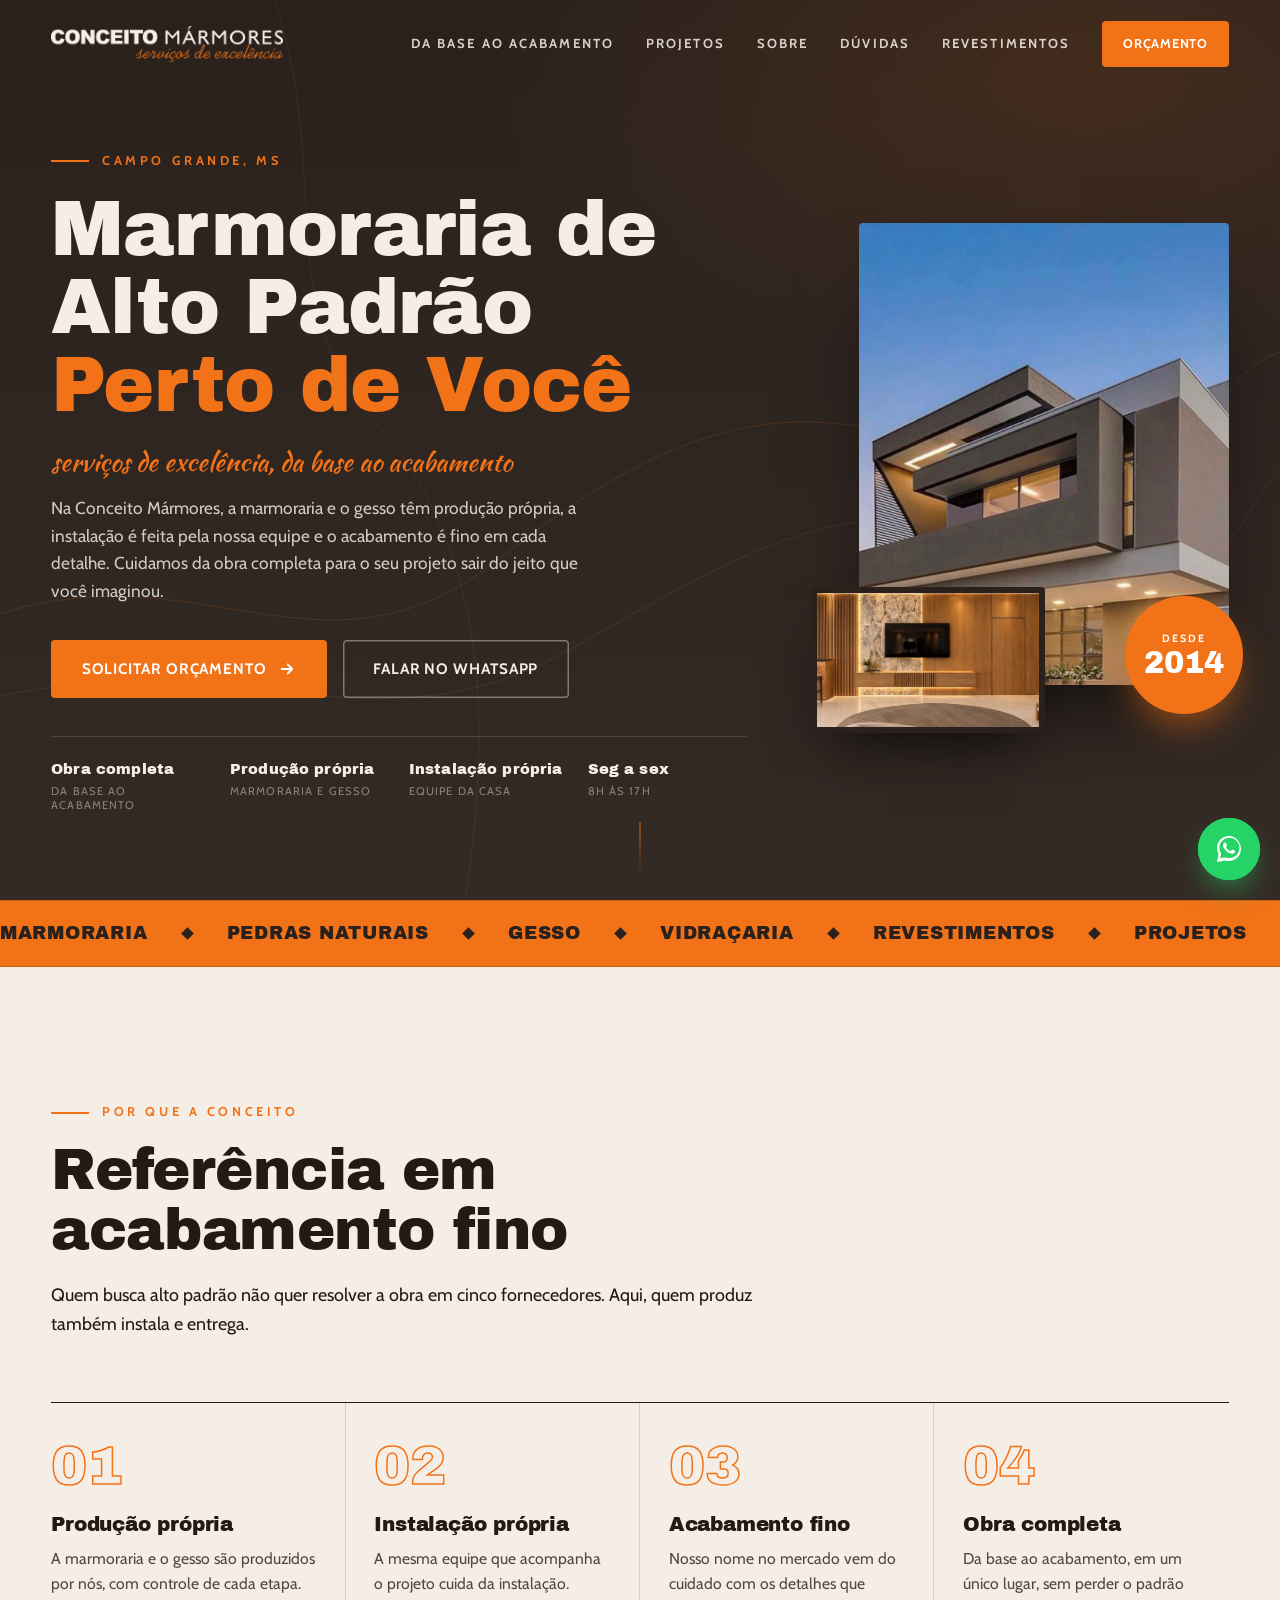
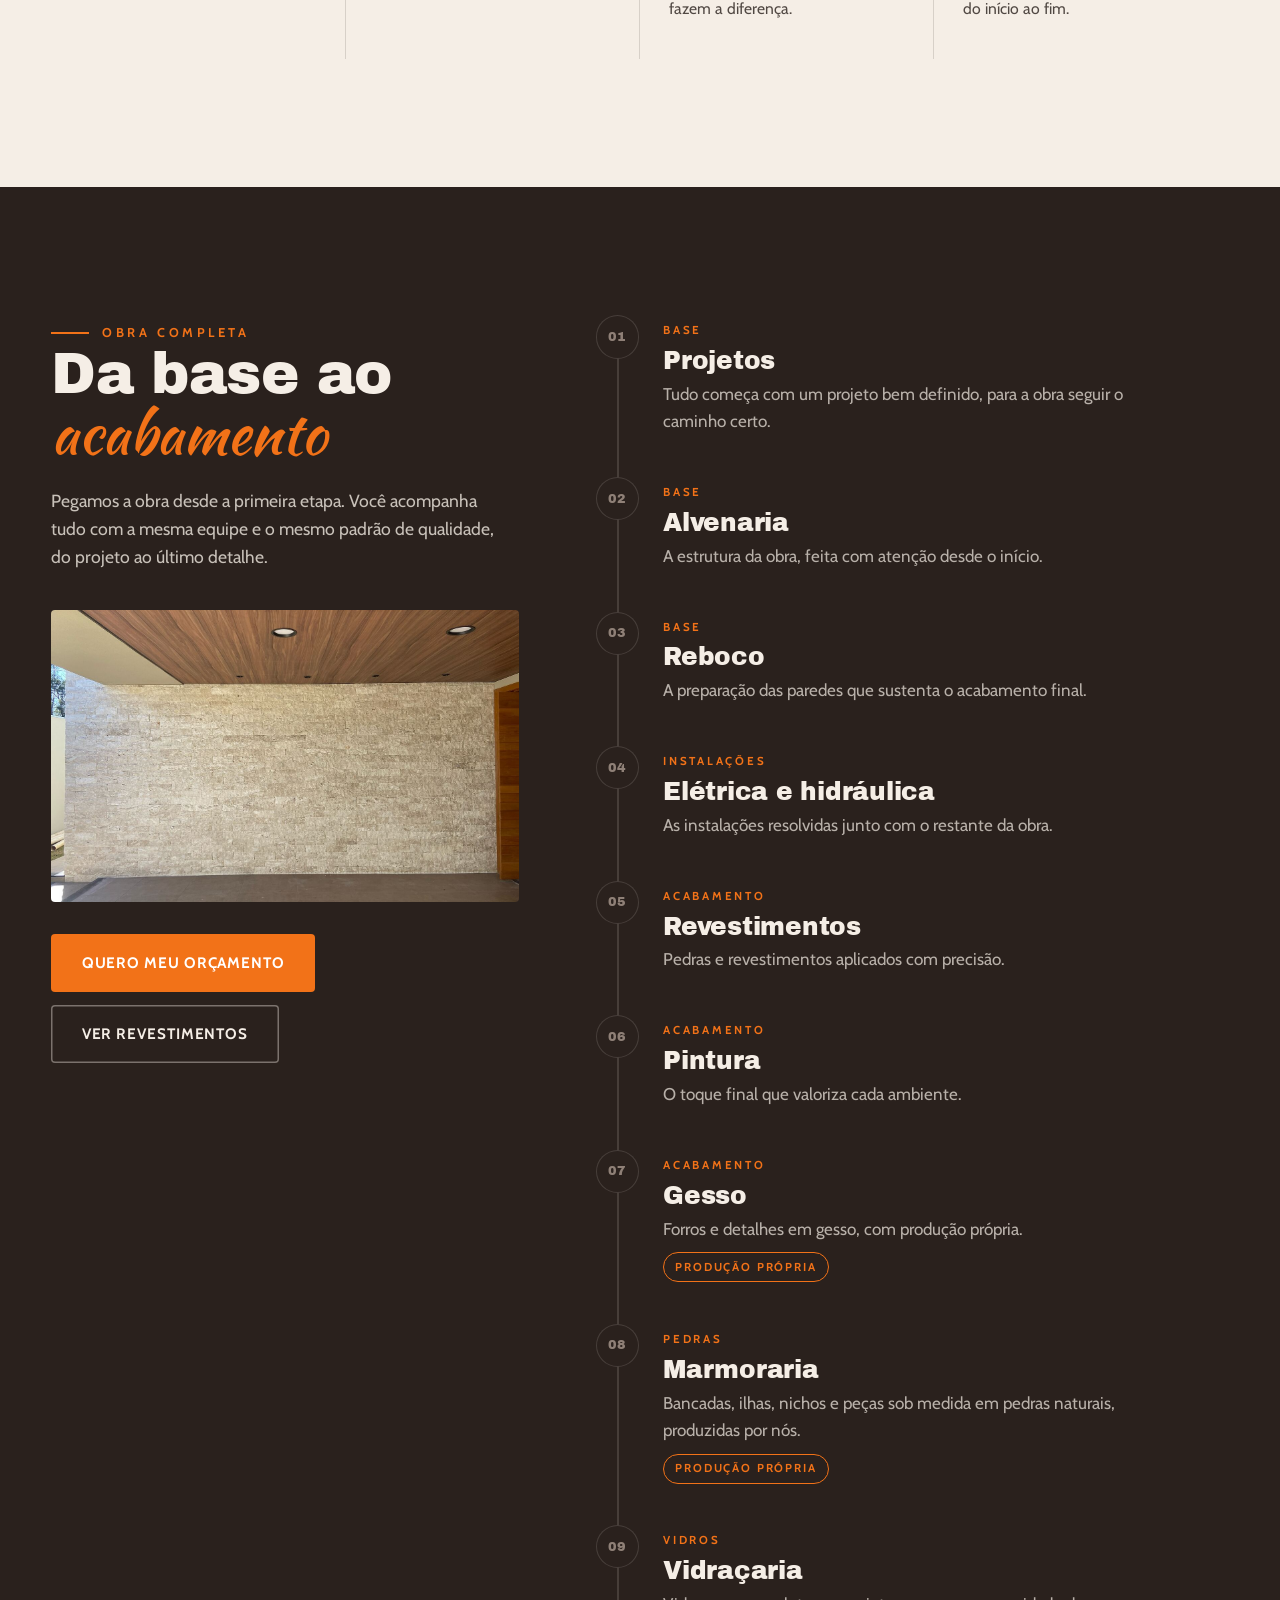
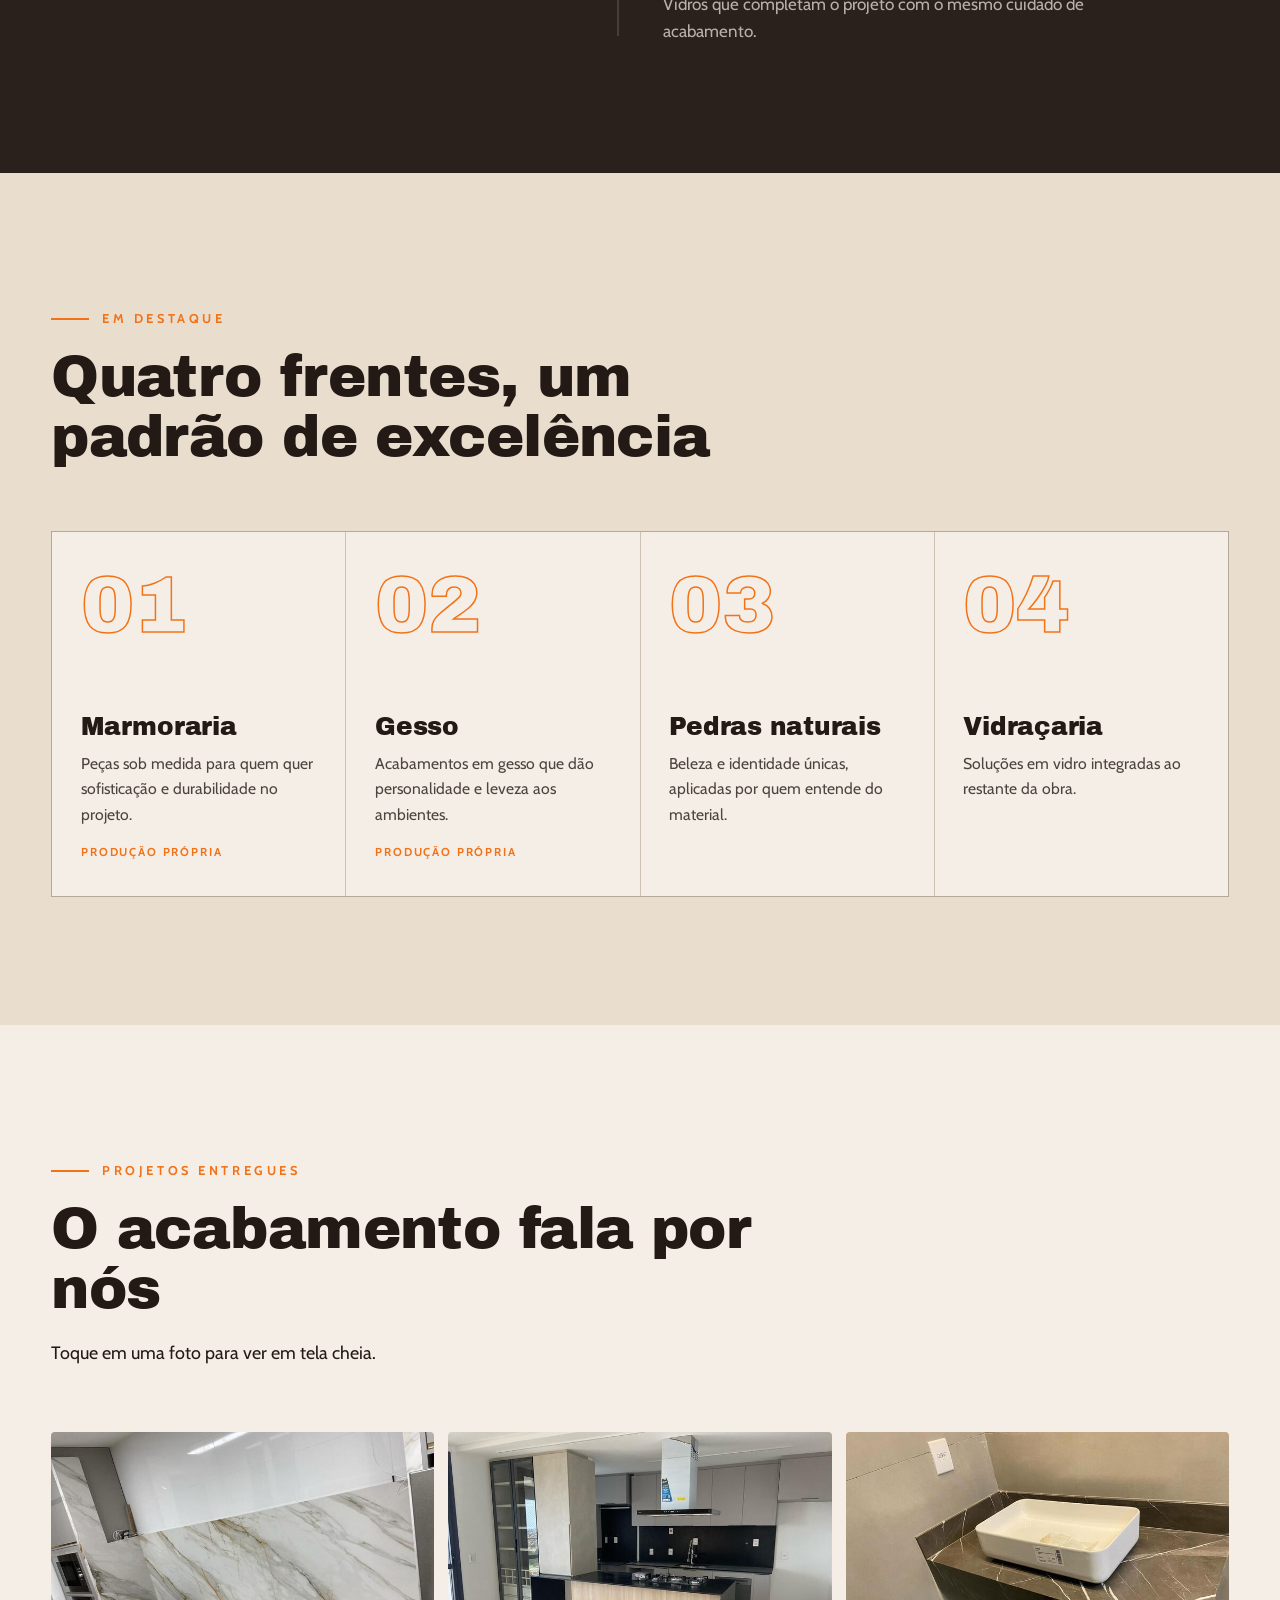
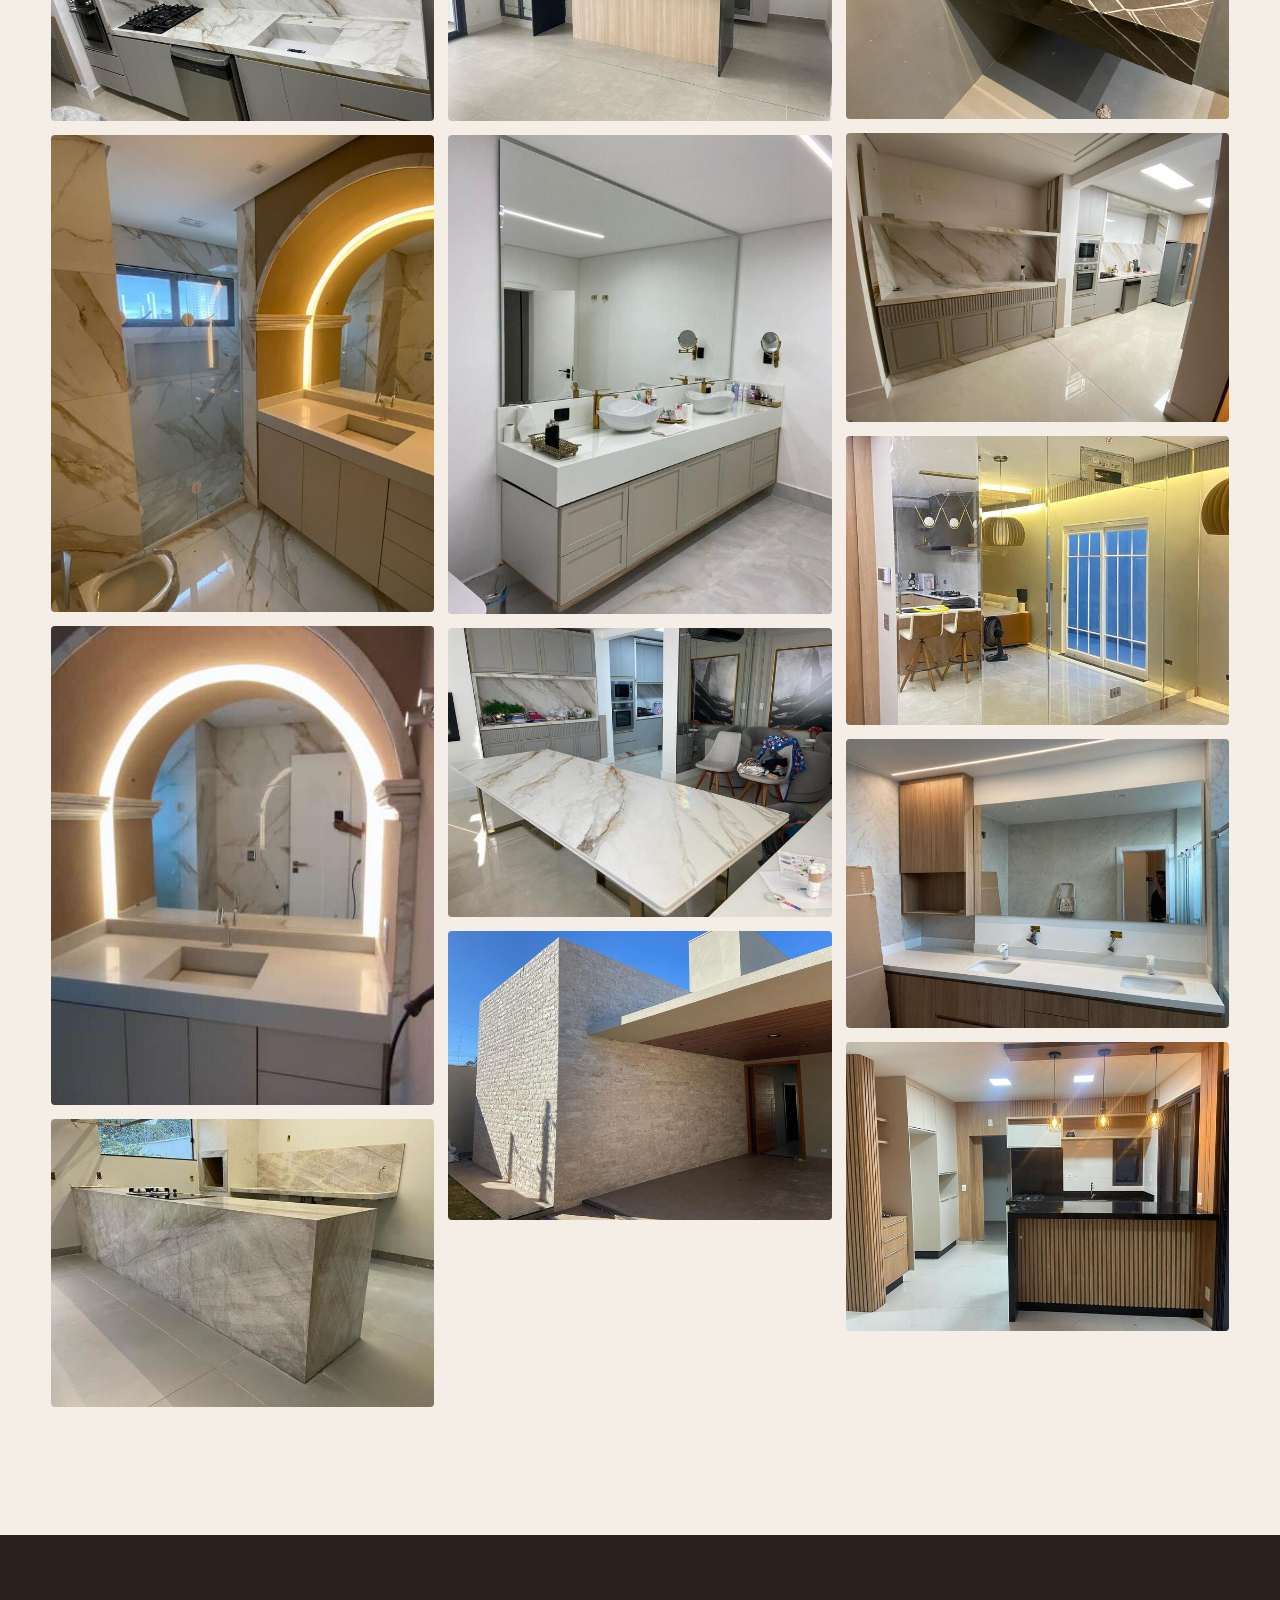
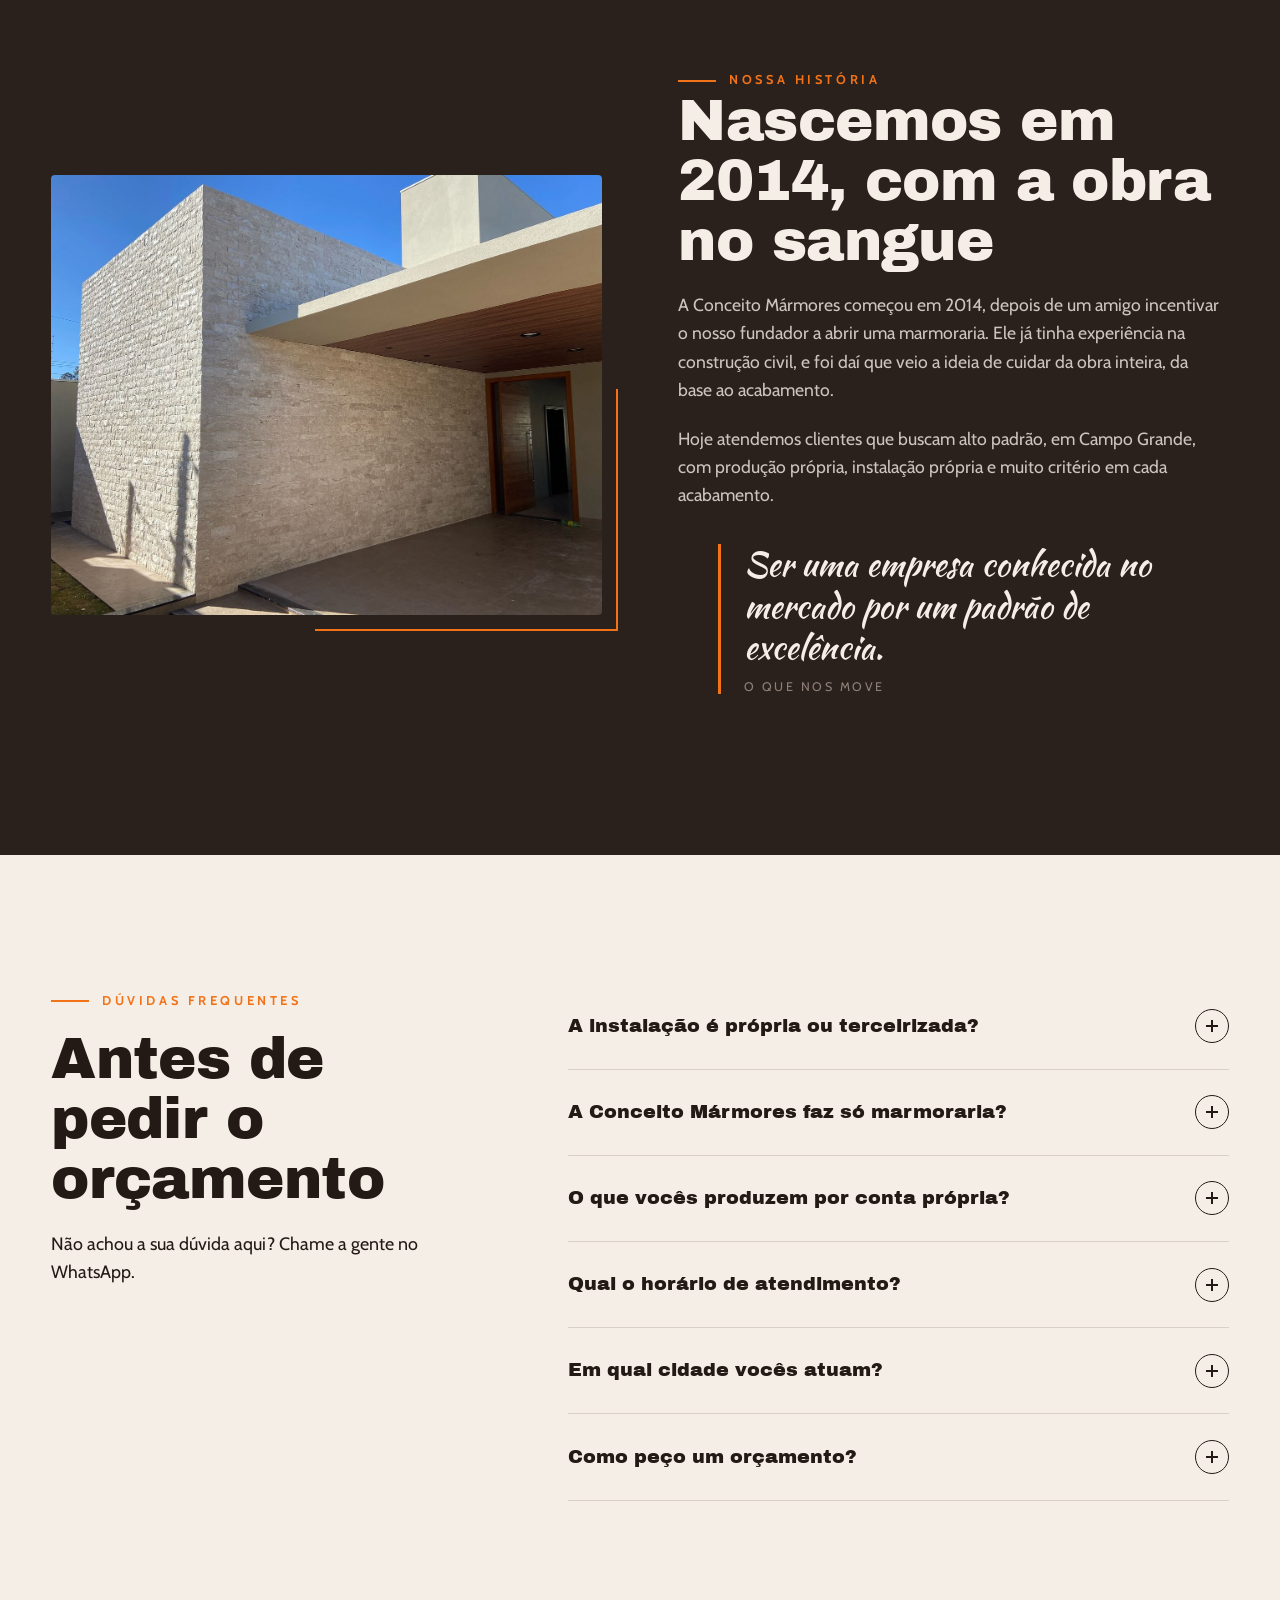
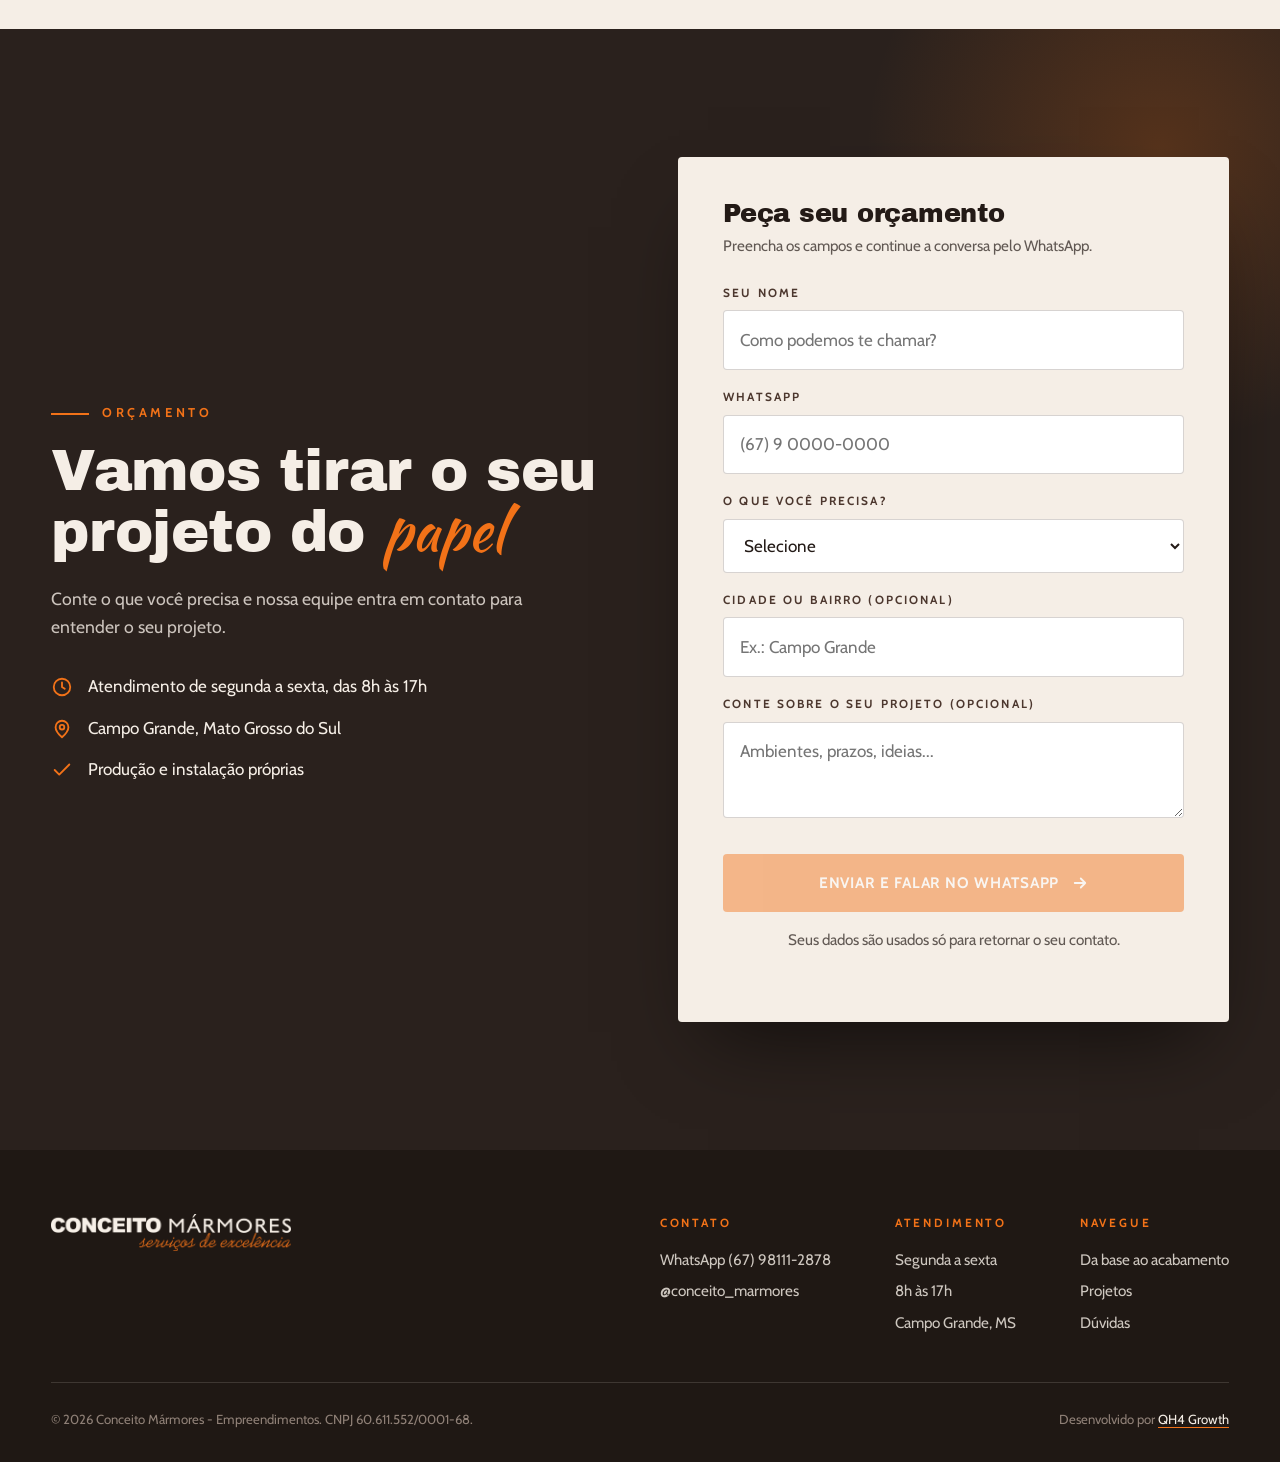
<file: index.html>
<!DOCTYPE html>
<html lang="pt-BR">
<head>
<meta charset="utf-8">
<meta name="viewport" content="width=device-width, initial-scale=1">

<!-- ==========================================================
     [QH4 SLOT 1] GOOGLE TAG MANAGER (HEAD)
     COLE AQUI o script do GTM (o primeiro bloco que o GTM fornece).
     Exemplo:
     <script>(function(w,d,s,l,i){w[l]=w[l]||[];w[l].push({'gtm.start':
     new Date().getTime(),event:'gtm.js'});var f=d.getElementsByTagName(s)[0],
     j=d.createElement(s),dl=l!='dataLayer'?'&l='+l:'';j.async=true;j.src=
     'https://www.googletagmanager.com/gtm.js?id='+i+dl;f.parentNode.insertBefore(j,f);
     })(window,document,'script','dataLayer','GTM-XXXXXXX');</script>
     ========================================================== -->
<script>(function(w,d,s,l,i){w[l]=w[l]||[];w[l].push({'gtm.start':
new Date().getTime(),event:'gtm.js'});var f=d.getElementsByTagName(s)[0],
j=d.createElement(s),dl=l!='dataLayer'?'&l='+l:'';j.async=true;j.src=
'https://www.googletagmanager.com/gtm.js?id='+i+dl;f.parentNode.insertBefore(j,f);
})(window,document,'script','dataLayer','GTM-W8C66KNV');</script>

<!-- ==========================================================
     [QH4 SLOT 2] VERIFICAÇÕES DE DOMÍNIO
     COLE AQUI as metas de verificação (Google Search Console, Meta Business, etc.).
     Exemplo:
     <meta name="google-site-verification" content="XXXXXXXXXXXXXXXX">
     <meta name="facebook-domain-verification" content="XXXXXXXXXXXXXXXX">
     ========================================================== -->

<!-- ==========================================================
     [QH4 SLOT 3] META PIXEL (direto, só se NÃO usar o GTM)
     COLE AQUI o código base do Pixel.
     Exemplo:
     <script>!function(f,b,e,v,n,t,s){...}(window,document,'script','https://connect.facebook.net/en_US/fbevents.js');
     fbq('init','000000000000000');fbq('track','PageView');</script>
     ========================================================== -->
<!-- Meta Pixel Code -->
<script>
!function(f,b,e,v,n,t,s)
{if(f.fbq)return;n=f.fbq=function(){n.callMethod?
n.callMethod.apply(n,arguments):n.queue.push(arguments)};
if(!f._fbq)f._fbq=n;n.push=n;n.loaded=!0;n.version='2.0';
n.queue=[];t=b.createElement(e);t.async=!0;
t.src=v;s=b.getElementsByTagName(e)[0];
s.parentNode.insertBefore(t,s)}(window, document,'script',
'https://connect.facebook.net/en_US/fbevents.js');
fbq('init', '2286633802195475');
fbq('track', 'PageView');
</script>
<noscript><img height="1" width="1" style="display:none"
src="https://www.facebook.com/tr?id=2286633802195475&ev=PageView&noscript=1"
/></noscript>
<!-- End Meta Pixel Code -->

<!-- ==========================================================
     [QH4 SLOT 4] GTAG GOOGLE ADS / GA4 (direto, só se NÃO usar o GTM)
     COLE AQUI o snippet do gtag.
     Exemplo:
     <script async src="https://www.googletagmanager.com/gtag/js?id=AW-XXXXXXXXX"></script>
     <script>window.dataLayer=window.dataLayer||[];function gtag(){dataLayer.push(arguments)}
     gtag('js',new Date());gtag('config','AW-XXXXXXXXX');</script>
     ========================================================== -->

<title>Marmoraria de Alto Padrão em Campo Grande MS | Conceito Mármores</title>
<meta name="description" content="Marmoraria de alto padrão perto de você em Campo Grande, MS. Conceito Mármores: produção própria, instalação própria e obra completa da base ao acabamento. Peça seu orçamento.">
<link rel="canonical" href="https://www.conceitomarmores.com.br/">
<meta name="robots" content="index, follow, max-image-preview:large">
<meta name="theme-color" content="#2a211d">
<meta name="author" content="Conceito Mármores">

<!-- Open Graph / Twitter -->
<meta property="og:type" content="website">
<meta property="og:locale" content="pt_BR">
<meta property="og:site_name" content="Conceito Mármores">
<meta property="og:title" content="Marmoraria de Alto Padrão em Campo Grande MS | Conceito Mármores">
<meta property="og:description" content="Produção própria, instalação própria e obra completa da base ao acabamento. Peça seu orçamento com a Conceito Mármores.">
<meta property="og:url" content="https://www.conceitomarmores.com.br/">
<meta property="og:image" content="https://www.conceitomarmores.com.br/assets/img/og-image.jpg">
<meta property="og:image:width" content="1200">
<meta property="og:image:height" content="630">
<meta property="og:image:alt" content="Conceito Mármores, serviços de excelência em Campo Grande MS">
<meta name="twitter:card" content="summary_large_image">
<meta name="twitter:title" content="Marmoraria de Alto Padrão em Campo Grande MS | Conceito Mármores">
<meta name="twitter:description" content="Produção própria, instalação própria e obra completa da base ao acabamento.">
<meta name="twitter:image" content="https://www.conceitomarmores.com.br/assets/img/og-image.jpg">

<link rel="icon" type="image/svg+xml" href="assets/img/favicon.svg">
<link rel="icon" type="image/png" sizes="32x32" href="assets/img/favicon-32.png">
<link rel="apple-touch-icon" href="assets/img/apple-touch-icon.png">
<link rel="manifest" href="site.webmanifest">

<link rel="preconnect" href="https://fonts.googleapis.com">
<link rel="preconnect" href="https://fonts.gstatic.com" crossorigin>
<link href="https://fonts.googleapis.com/css2?family=Archivo+Black&family=Cabin:wght@400;500;700&family=Kaushan+Script&display=swap" rel="stylesheet">
<link rel="preload" as="image" href="assets/img/fachada-alto-padrao.jpg" fetchpriority="high">
<link rel="stylesheet" href="assets/css/style.css">

<script type="application/ld+json">
{
  "@context": "https://schema.org",
  "@type": "HomeAndConstructionBusiness",
  "name": "Conceito Mármores",
  "alternateName": "Conceito Mármores - Empreendimentos",
  "description": "Marmoraria de alto padrão em Campo Grande, MS, com produção própria, instalação própria e obra completa da base ao acabamento.",
  "url": "https://www.conceitomarmores.com.br/",
  "logo": "https://www.conceitomarmores.com.br/assets/img/logo-conceito-marmores.png",
  "image": "https://www.conceitomarmores.com.br/assets/img/og-image.jpg",
  "telephone": "+55-67-98111-2878",
  "foundingDate": "2014",
  "taxID": "60.611.552/0001-68",
  "address": { "@type": "PostalAddress", "addressLocality": "Campo Grande", "addressRegion": "MS", "addressCountry": "BR" },
  "areaServed": { "@type": "City", "name": "Campo Grande" },
  "openingHoursSpecification": [{ "@type": "OpeningHoursSpecification", "dayOfWeek": ["Monday","Tuesday","Wednesday","Thursday","Friday"], "opens": "08:00", "closes": "17:00" }],
  "sameAs": ["https://www.instagram.com/conceito_marmores/"],
  "knowsAbout": ["Marmoraria", "Pedras naturais", "Gesso", "Vidraçaria", "Revestimentos"]
}
</script>
<script type="application/ld+json">
{
  "@context": "https://schema.org",
  "@type": "FAQPage",
  "mainEntity": [
    { "@type": "Question", "name": "A instalação é própria ou terceirizada?", "acceptedAnswer": { "@type": "Answer", "text": "A instalação é própria. A equipe da Conceito Mármores cuida da instalação, o que mantém o acabamento fino do início ao fim." } },
    { "@type": "Question", "name": "A Conceito Mármores faz só marmoraria?", "acceptedAnswer": { "@type": "Answer", "text": "Não. Além da marmoraria, atuamos na obra completa, da base ao acabamento: projetos, alvenaria, reboco, revestimentos, elétrica, hidráulica, pintura, gesso, marmoraria e vidraçaria." } },
    { "@type": "Question", "name": "O que a Conceito Mármores produz por conta própria?", "acceptedAnswer": { "@type": "Answer", "text": "A marmoraria e o gesso têm produção própria." } },
    { "@type": "Question", "name": "Qual o horário de atendimento?", "acceptedAnswer": { "@type": "Answer", "text": "Atendemos de segunda a sexta, das 8h às 17h." } },
    { "@type": "Question", "name": "Em qual cidade a Conceito Mármores atua?", "acceptedAnswer": { "@type": "Answer", "text": "Somos de Campo Grande, Mato Grosso do Sul." } },
    { "@type": "Question", "name": "Como peço um orçamento?", "acceptedAnswer": { "@type": "Answer", "text": "Preencha o formulário da página ou chame no WhatsApp. Nossa equipe responde com as próximas etapas." } }
  ]
}
</script>
</head>
<body>

<!-- ==========================================================
     [QH4 SLOT 5] GOOGLE TAG MANAGER (NOSCRIPT)
     COLE AQUI o bloco <noscript> do GTM, logo após a abertura do body.
     Exemplo:
     <noscript><iframe src="https://www.googletagmanager.com/ns.html?id=GTM-XXXXXXX"
     height="0" width="0" style="display:none;visibility:hidden"></iframe></noscript>
     ========================================================== -->
<noscript><iframe src="https://www.googletagmanager.com/ns.html?id=GTM-W8C66KNV" height="0" width="0" style="display:none;visibility:hidden"></iframe></noscript>

<header class="header">
  <div class="wrap header__in">
    <a class="header__logo" href="#topo" aria-label="Conceito Mármores, ir para o topo">
      <img src="assets/img/logo-conceito-marmores-claro.png" alt="Conceito Mármores, serviços de excelência" width="1000" height="153">
    </a>
    <button class="burger" aria-label="Abrir menu" aria-expanded="false" aria-controls="menu"><span></span><span></span><span></span></button>
    <nav class="nav" id="menu" aria-label="Principal">
      <a href="#servicos">Da base ao acabamento</a>
      <a href="#projetos">Projetos</a>
      <a href="#sobre">Sobre</a>
      <a href="#duvidas">Dúvidas</a>
      <a href="/revestimentos" data-x="revestimentos_header">Revestimentos</a>
      <a class="btn" id="btn-menu-orcamento" href="#orcamento">Orçamento</a>
    </nav>
  </div>
</header>

<main id="topo">

  <!-- HERO -->
  <section class="hero">
    <svg class="vein" viewBox="0 0 1440 900" preserveAspectRatio="none" aria-hidden="true">
      <path d="M-20 620 C 220 540, 360 700, 560 560 S 900 380, 1120 470 S 1380 300, 1480 360"/>
      <path d="M-20 700 C 260 640, 420 760, 640 650 S 980 470, 1200 560 S 1400 420, 1480 470"/>
      <path d="M300 -20 C 380 160, 300 300, 420 420 S 560 700, 520 920"/>
    </svg>
    <div class="wrap hero__grid">
      <div class="hero__txt">
        <span class="eyebrow rv">Campo Grande, MS</span>
        <h1 class="rv" style="--d:.1s">Marmoraria de Alto Padrão <em>Perto de Você</em></h1>
        <span class="hero__loc rv" style="--d:.2s">serviços de excelência, da base ao acabamento</span>
        <p class="hero__sub rv" style="--d:.28s">Na Conceito Mármores, a marmoraria e o gesso têm produção própria, a instalação é feita pela nossa equipe e o acabamento é fino em cada detalhe. Cuidamos da obra completa para o seu projeto sair do jeito que você imaginou.</p>
        <div class="hero__cta rv" style="--d:.36s">
          <a class="btn" id="btn-hero-orcamento" href="#orcamento">Solicitar orçamento
            <svg viewBox="0 0 24 24" fill="none" stroke="currentColor" stroke-width="2.4" stroke-linecap="round" stroke-linejoin="round" aria-hidden="true"><path d="M5 12h14M13 6l6 6-6 6"/></svg>
          </a>
          <a class="btn btn--ghost" id="btn-hero-whatsapp" href="#" data-wa="hero">Falar no WhatsApp</a>
        </div>
        <div class="hero__facts rv" style="--d:.46s">
          <div class="fact"><b>Obra completa</b><span>Da base ao acabamento</span></div>
          <div class="fact"><b>Produção própria</b><span>Marmoraria e gesso</span></div>
          <div class="fact"><b>Instalação própria</b><span>Equipe da casa</span></div>
          <div class="fact"><b>Seg a sex</b><span>8h às 17h</span></div>
        </div>
      </div>
      <div class="hero__media rv rv--r" style="--d:.2s">
        <div class="hero__main">
          <img src="assets/img/fachada-alto-padrao.jpg" alt="Fachada de residência de alto padrão com revestimento em pedra, obra da Conceito Mármores" width="1165" height="1400" fetchpriority="high">
          <span class="hero__frame"></span>
        </div>
        <div class="hero__card">
          <img src="assets/img/sala-madeira.jpg" alt="Sala com painel de madeira e pedra iluminada, projeto da Conceito Mármores" width="1147" height="601" loading="lazy">
        </div>
        <div class="hero__badge" aria-hidden="true"><small>desde</small><strong>2014</strong></div>
      </div>
    </div>
    <span class="scroll-hint" aria-hidden="true"></span>
  </section>

  <!-- MARQUEE -->
  <div class="marquee" aria-hidden="true">
    <div class="marquee__track">
      <div class="marquee__item">Marmoraria <i></i> Pedras naturais <i></i> Gesso <i></i> Vidraçaria <i></i> Revestimentos <i></i> Projetos <i></i> Obra completa <i></i> Acabamento fino <i></i></div>
      <div class="marquee__item">Marmoraria <i></i> Pedras naturais <i></i> Gesso <i></i> Vidraçaria <i></i> Revestimentos <i></i> Projetos <i></i> Obra completa <i></i> Acabamento fino <i></i></div>
    </div>
  </div>

  <!-- DIFERENCIAIS -->
  <section class="sec sec--cream" id="diferenciais">
    <div class="wrap">
      <div class="sec__head">
        <span class="eyebrow rv">Por que a Conceito</span>
        <h2 class="rv" style="--d:.1s">Referência em acabamento fino</h2>
        <p class="rv" style="--d:.2s">Quem busca alto padrão não quer resolver a obra em cinco fornecedores. Aqui, quem produz também instala e entrega.</p>
      </div>
      <div class="diffs">
        <article class="diff rv"><div class="diff__n">01</div><h3>Produção própria</h3><p>A marmoraria e o gesso são produzidos por nós, com controle de cada etapa.</p></article>
        <article class="diff rv" style="--d:.1s"><div class="diff__n">02</div><h3>Instalação própria</h3><p>A mesma equipe que acompanha o projeto cuida da instalação.</p></article>
        <article class="diff rv" style="--d:.2s"><div class="diff__n">03</div><h3>Acabamento fino</h3><p>Nosso nome no mercado vem do cuidado com os detalhes que fazem a diferença.</p></article>
        <article class="diff rv" style="--d:.3s"><div class="diff__n">04</div><h3>Obra completa</h3><p>Da base ao acabamento, em um único lugar, sem perder o padrão do início ao fim.</p></article>
      </div>
    </div>
  </section>

  <!-- DA BASE AO ACABAMENTO -->
  <section class="sec build" id="servicos">
    <div class="wrap build__grid">
      <div class="build__sticky">
        <span class="eyebrow rv">Obra completa</span>
        <h2 class="rv" style="--d:.1s">Da base ao <span class="script">acabamento</span></h2>
        <p class="rv" style="--d:.2s">Pegamos a obra desde a primeira etapa. Você acompanha tudo com a mesma equipe e o mesmo padrão de qualidade, do projeto ao último detalhe.</p>
        <div class="build__photo rv" style="--d:.2s">
          <img src="assets/img/parede-pedra-forro-madeira.jpg" alt="Parede de pedra com forro de madeira, acabamento da Conceito Mármores" width="1400" height="1055" loading="lazy">
        </div>
        <a class="btn rv" id="btn-servicos-orcamento" href="#orcamento" style="--d:.3s">Quero meu orçamento</a>
        <a class="btn btn--ghost rv" href="/revestimentos" data-x="revestimentos_ponte" style="--d:.4s;margin-top:.8rem">Ver revestimentos</a>
      </div>
      <div class="steps">
        <span class="steps__fill"></span>
        <div class="step"><span class="step__dot">01</span><span class="step__tag">Base</span><h3>Projetos</h3><p>Tudo começa com um projeto bem definido, para a obra seguir o caminho certo.</p></div>
        <div class="step"><span class="step__dot">02</span><span class="step__tag">Base</span><h3>Alvenaria</h3><p>A estrutura da obra, feita com atenção desde o início.</p></div>
        <div class="step"><span class="step__dot">03</span><span class="step__tag">Base</span><h3>Reboco</h3><p>A preparação das paredes que sustenta o acabamento final.</p></div>
        <div class="step"><span class="step__dot">04</span><span class="step__tag">Instalações</span><h3>Elétrica e hidráulica</h3><p>As instalações resolvidas junto com o restante da obra.</p></div>
        <div class="step"><span class="step__dot">05</span><span class="step__tag">Acabamento</span><h3>Revestimentos</h3><p>Pedras e revestimentos aplicados com precisão.</p></div>
        <div class="step"><span class="step__dot">06</span><span class="step__tag">Acabamento</span><h3>Pintura</h3><p>O toque final que valoriza cada ambiente.</p></div>
        <div class="step"><span class="step__dot">07</span><span class="step__tag">Acabamento</span><h3>Gesso</h3><p>Forros e detalhes em gesso, com produção própria.</p><span class="step__own">Produção própria</span></div>
        <div class="step"><span class="step__dot">08</span><span class="step__tag">Pedras</span><h3>Marmoraria</h3><p>Bancadas, ilhas, nichos e peças sob medida em pedras naturais, produzidas por nós.</p><span class="step__own">Produção própria</span></div>
        <div class="step"><span class="step__dot">09</span><span class="step__tag">Vidros</span><h3>Vidraçaria</h3><p>Vidros que completam o projeto com o mesmo cuidado de acabamento.</p></div>
      </div>
    </div>
  </section>

  <!-- QUATRO FRENTES -->
  <section class="sec sec--sand" id="frentes">
    <div class="wrap">
      <div class="sec__head">
        <span class="eyebrow rv">Em destaque</span>
        <h2 class="rv" style="--d:.1s">Quatro frentes, um padrão de excelência</h2>
      </div>
      <div class="fronts">
        <article class="front rv"><span class="front__n">01</span><div><h3>Marmoraria</h3><p>Peças sob medida para quem quer sofisticação e durabilidade no projeto.</p><span class="front__tag">Produção própria</span></div></article>
        <article class="front rv" style="--d:.1s"><span class="front__n">02</span><div><h3>Gesso</h3><p>Acabamentos em gesso que dão personalidade e leveza aos ambientes.</p><span class="front__tag">Produção própria</span></div></article>
        <article class="front rv" style="--d:.2s"><span class="front__n">03</span><div><h3>Pedras naturais</h3><p>Beleza e identidade únicas, aplicadas por quem entende do material.</p></div></article>
        <article class="front rv" style="--d:.3s"><span class="front__n">04</span><div><h3>Vidraçaria</h3><p>Soluções em vidro integradas ao restante da obra.</p></div></article>
      </div>
    </div>
  </section>

  <!-- GALERIA -->
  <section class="sec sec--cream" id="projetos">
    <div class="wrap">
      <div class="sec__head">
        <span class="eyebrow rv">Projetos entregues</span>
        <h2 class="rv" style="--d:.1s">O acabamento fala por nós</h2>
        <p class="rv" style="--d:.2s">Toque em uma foto para ver em tela cheia.</p>
      </div>
      <div class="gallery">
        <button class="gallery__item rv" data-full="assets/img/cozinha-calacatta.jpg"><img src="assets/img/thumbs/cozinha-calacatta.jpg" alt="Cozinha com revestimento e bancada em pedra clara de veios dourados" width="720" height="543" loading="lazy"></button>
        <button class="gallery__item rv" data-full="assets/img/banheiro-marmore-arco.jpg"><img src="assets/img/thumbs/banheiro-marmore-arco.jpg" alt="Banheiro com revestimento em pedra e espelho em arco iluminado" width="578" height="720" loading="lazy"></button>
        <button class="gallery__item rv" data-full="assets/img/lavabo-arco-iluminado.jpg"><img src="assets/img/thumbs/lavabo-arco-iluminado.jpg" alt="Lavabo com arco iluminado e bancada clara" width="576" height="720" loading="lazy"></button>
        <button class="gallery__item rv" data-full="assets/img/ilha-quartzito.jpg"><img src="assets/img/thumbs/ilha-quartzito.jpg" alt="Ilha de cozinha revestida em pedra natural" width="720" height="540" loading="lazy"></button>
        <button class="gallery__item rv" data-full="assets/img/cozinha-ilha-preta.jpg"><img src="assets/img/thumbs/cozinha-ilha-preta.jpg" alt="Cozinha com ilha em pedra escura e armários claros" width="720" height="543" loading="lazy"></button>
        <button class="gallery__item rv" data-full="assets/img/banheiro-bancada-dupla.jpg"><img src="assets/img/thumbs/banheiro-bancada-dupla.jpg" alt="Banheiro com bancada dupla e espelho amplo" width="576" height="720" loading="lazy"></button>
        <button class="gallery__item rv" data-full="assets/img/mesa-calacatta.jpg"><img src="assets/img/thumbs/mesa-calacatta.jpg" alt="Mesa em pedra clara com veios dourados" width="720" height="543" loading="lazy"></button>
        <button class="gallery__item rv" data-full="assets/img/fachada-revestimento-pedra.jpg"><img src="assets/img/thumbs/fachada-revestimento-pedra.jpg" alt="Fachada com revestimento em pedra e beiral de madeira" width="720" height="543" loading="lazy"></button>
        <button class="gallery__item rv" data-full="assets/img/cuba-apoio-pietra.jpg"><img src="assets/img/thumbs/cuba-apoio-pietra.jpg" alt="Bancada de pedra escura com veios e cuba de apoio" width="720" height="540" loading="lazy"></button>
        <button class="gallery__item rv" data-full="assets/img/cozinha-nicho-marmore.jpg"><img src="assets/img/thumbs/cozinha-nicho-marmore.jpg" alt="Cozinha com nicho e bancada em pedra clara" width="720" height="543" loading="lazy"></button>
        <button class="gallery__item rv" data-full="assets/img/sala-vidro-integrada.jpg"><img src="assets/img/thumbs/sala-vidro-integrada.jpg" alt="Ambiente integrado com vidros e iluminação" width="720" height="543" loading="lazy"></button>
        <button class="gallery__item rv" data-full="assets/img/banheiro-bancada-branca.jpg"><img src="assets/img/thumbs/banheiro-bancada-branca.jpg" alt="Banheiro com bancada branca e nicho em pedra" width="720" height="543" loading="lazy"></button>
        <button class="gallery__item rv" data-full="assets/img/cozinha-ripado.jpg"><img src="assets/img/thumbs/cozinha-ripado.jpg" alt="Cozinha com bancada em pedra escura e painel ripado" width="720" height="543" loading="lazy"></button>
      </div>
    </div>
  </section>

  <!-- SOBRE -->
  <section class="sec" id="sobre">
    <div class="wrap about__grid">
      <div class="about__img rv rv--l">
        <img src="assets/img/fachada-revestimento-pedra.jpg" alt="Fachada com revestimento em pedra, projeto da Conceito Mármores" width="1400" height="1055" loading="lazy">
      </div>
      <div class="about__txt">
        <span class="eyebrow rv">Nossa história</span>
        <h2 class="rv" style="--d:.1s">Nascemos em 2014, com a obra no sangue</h2>
        <p class="rv" style="--d:.2s">A Conceito Mármores começou em 2014, depois de um amigo incentivar o nosso fundador a abrir uma marmoraria. Ele já tinha experiência na construção civil, e foi daí que veio a ideia de cuidar da obra inteira, da base ao acabamento.</p>
        <p class="rv" style="--d:.28s">Hoje atendemos clientes que buscam alto padrão, em Campo Grande, com produção própria, instalação própria e muito critério em cada acabamento.</p>
        <blockquote class="about__quote rv" style="--d:.36s">Ser uma empresa conhecida no mercado por um padrão de excelência.<small>O que nos move</small></blockquote>
      </div>
    </div>
  </section>

  <!-- FAQ -->
  <section class="sec sec--cream" id="duvidas">
    <div class="wrap faq-grid">
      <div class="sec__head">
        <span class="eyebrow rv">Dúvidas frequentes</span>
        <h2 class="rv" style="--d:.1s">Antes de pedir o orçamento</h2>
        <p class="rv" style="--d:.2s">Não achou a sua dúvida aqui? Chame a gente no WhatsApp.</p>
      </div>
      <div class="faq rv">
        <details><summary>A instalação é própria ou terceirizada?<i></i></summary><div class="ans">A instalação é própria. A equipe da Conceito Mármores cuida da instalação, o que mantém o acabamento fino do início ao fim.</div></details>
        <details><summary>A Conceito Mármores faz só marmoraria?<i></i></summary><div class="ans">Não. Além da marmoraria, atuamos na obra completa, da base ao acabamento: projetos, alvenaria, reboco, revestimentos, elétrica, hidráulica, pintura, gesso, marmoraria e vidraçaria.</div></details>
        <details><summary>O que vocês produzem por conta própria?<i></i></summary><div class="ans">A marmoraria e o gesso têm produção própria.</div></details>
        <details><summary>Qual o horário de atendimento?<i></i></summary><div class="ans">Atendemos de segunda a sexta, das 8h às 17h.</div></details>
        <details><summary>Em qual cidade vocês atuam?<i></i></summary><div class="ans">Somos de Campo Grande, Mato Grosso do Sul.</div></details>
        <details><summary>Como peço um orçamento?<i></i></summary><div class="ans">Preencha o formulário desta página ou chame no WhatsApp. Nossa equipe responde com as próximas etapas.</div></details>
      </div>
    </div>
  </section>

  <!-- CONTATO -->
  <section class="sec contact" id="orcamento">
    <div class="wrap contact__grid">
      <div class="contact__txt">
        <span class="eyebrow rv">Orçamento</span>
        <h2 class="rv" style="--d:.1s">Vamos tirar o seu projeto do <span class="script">papel</span></h2>
        <p class="rv" style="--d:.2s">Conte o que você precisa e nossa equipe entra em contato para entender o seu projeto.</p>
        <ul class="contact__list rv" style="--d:.3s">
          <li><svg viewBox="0 0 24 24" fill="none" stroke="currentColor" stroke-width="2" stroke-linecap="round" stroke-linejoin="round" aria-hidden="true"><circle cx="12" cy="12" r="9"/><path d="M12 7v5l3 2"/></svg><span>Atendimento de segunda a sexta, das 8h às 17h</span></li>
          <li><svg viewBox="0 0 24 24" fill="none" stroke="currentColor" stroke-width="2" stroke-linecap="round" stroke-linejoin="round" aria-hidden="true"><path d="M12 21s7-6.2 7-11a7 7 0 1 0-14 0c0 4.8 7 11 7 11z"/><circle cx="12" cy="10" r="2.5"/></svg><span>Campo Grande, Mato Grosso do Sul</span></li>
          <li><svg viewBox="0 0 24 24" fill="none" stroke="currentColor" stroke-width="2" stroke-linecap="round" stroke-linejoin="round" aria-hidden="true"><path d="M20 6 9 17l-5-5"/></svg><span>Produção e instalação próprias</span></li>
        </ul>
      </div>
      <form class="form rv" id="form-lead" novalidate>
        <h3>Peça seu orçamento</h3>
        <p>Preencha os campos e continue a conversa pelo WhatsApp.</p>
        <div class="field"><label for="f-nome">Seu nome</label><input id="f-nome" name="nome" type="text" autocomplete="name" required minlength="3" placeholder="Como podemos te chamar?"></div>
        <div class="field"><label for="f-whats">WhatsApp</label><input id="f-whats" name="whatsapp" type="tel" inputmode="tel" autocomplete="tel" required pattern="\(\d{2}\) \d{4,5}-\d{4}" placeholder="(67) 9 0000-0000"></div>
        <div class="field"><label for="f-servico">O que você precisa?</label>
          <select id="f-servico" name="servico" required>
            <option value="" selected disabled>Selecione</option>
            <option>Marmoraria</option>
            <option>Obra completa</option>
            <option>Pedras naturais</option>
            <option>Gesso</option>
            <option>Vidraçaria</option>
            <option>Revestimentos</option>
            <option>Outro</option>
          </select>
        </div>
        <div class="field"><label for="f-cidade">Cidade ou bairro (opcional)</label><input id="f-cidade" name="cidade" type="text" autocomplete="address-level2" placeholder="Ex.: Campo Grande"></div>
        <div class="field"><label for="f-msg">Conte sobre o seu projeto (opcional)</label><textarea id="f-msg" name="mensagem" placeholder="Ambientes, prazos, ideias..."></textarea></div>
        <div class="hp" aria-hidden="true"><label for="f-site">Não preencha</label><input id="f-site" name="site" type="text" tabindex="-1" autocomplete="off"></div>
        <button class="btn" id="btn-form-enviar" type="submit" disabled><span>Enviar e falar no WhatsApp</span>
          <svg viewBox="0 0 24 24" fill="none" stroke="currentColor" stroke-width="2.4" stroke-linecap="round" stroke-linejoin="round" aria-hidden="true"><path d="M5 12h14M13 6l6 6-6 6"/></svg>
        </button>
        <p class="form__note">Seus dados são usados só para retornar o seu contato.</p>
      </form>
    </div>
  </section>
</main>

<footer class="footer">
  <div class="wrap">
    <div class="footer__top">
      <div class="footer__logo">
        <img src="assets/img/logo-conceito-marmores-claro.png" alt="Conceito Mármores, serviços de excelência" width="1000" height="153" loading="lazy">
      </div>
      <div class="footer__cols">
        <div><h4>Contato</h4><ul><li><a id="btn-rodape-whatsapp" href="#" data-wa="rodape">WhatsApp (67) 98111-2878</a></li><li><a href="https://www.instagram.com/conceito_marmores/" target="_blank" rel="noopener">@conceito_marmores</a></li></ul></div>
        <div><h4>Atendimento</h4><ul><li>Segunda a sexta</li><li>8h às 17h</li><li>Campo Grande, MS</li></ul></div>
        <div><h4>Navegue</h4><ul><li><a href="#servicos">Da base ao acabamento</a></li><li><a href="#projetos">Projetos</a></li><li><a href="#duvidas">Dúvidas</a></li></ul></div>
      </div>
    </div>
    <div class="footer__bottom">
      <span>© 2026 Conceito Mármores - Empreendimentos. CNPJ 60.611.552/0001-68.</span>
      <span>Desenvolvido por <a href="https://www.instagram.com/qh4growth/" target="_blank" rel="noopener">QH4 Growth</a></span>
    </div>
  </div>
</footer>

<a class="wa-float" id="btn-whatsapp-flutuante" href="#" data-wa="flutuante" aria-label="Chamar no WhatsApp">
  <svg viewBox="0 0 32 32" fill="currentColor" aria-hidden="true"><path d="M16.04 3C9.4 3 4 8.38 4 15.02c0 2.12.55 4.18 1.6 6L4 29l8.17-1.57a12.03 12.03 0 0 0 3.87.63C22.68 28.06 28 22.67 28 16.03 28 9.38 22.68 3 16.04 3zm0 22.04c-1.2 0-2.38-.2-3.5-.6l-.5-.17-4.85.93.96-4.7-.2-.5a9.97 9.97 0 0 1-1.54-5.31c0-5.5 4.5-9.97 10.03-9.97 5.53 0 10.02 4.48 10.02 9.98 0 5.5-4.5 10.34-9.92 10.34zm5.5-7.46c-.3-.15-1.78-.88-2.06-.98-.28-.1-.48-.15-.68.15-.2.3-.78.98-.95 1.18-.18.2-.35.22-.65.08-.3-.15-1.27-.47-2.42-1.5-.9-.8-1.5-1.78-1.67-2.08-.18-.3-.02-.46.13-.6.13-.14.3-.35.45-.52.15-.18.2-.3.3-.5.1-.2.05-.38-.02-.53-.08-.15-.68-1.65-.93-2.25-.25-.58-.5-.5-.68-.5l-.58-.01c-.2 0-.53.08-.8.38-.28.3-1.05 1.03-1.05 2.5s1.08 2.9 1.23 3.1c.15.2 2.1 3.2 5.08 4.5.7.3 1.26.48 1.7.62.72.23 1.37.2 1.88.12.58-.08 1.78-.73 2.03-1.43.25-.7.25-1.3.18-1.43-.08-.13-.28-.2-.58-.35z"/></svg>
</a>

<div class="lightbox" role="dialog" aria-modal="true" aria-label="Galeria de fotos">
  <button class="lb-close" aria-label="Fechar">&times;</button>
  <button class="lb-prev" aria-label="Foto anterior">&#8249;</button>
  <img alt="">
  <button class="lb-next" aria-label="Próxima foto">&#8250;</button>
  <span class="lb-count"></span>
</div>

<!-- ==========================================================
     [QH4 SLOT 6] SCRIPTS DE TERCEIROS (antes do </body>)
     COLE AQUI chat, heatmap (Clarity, Hotjar) ou qualquer outro script extra.
     Exemplo:
     <script>(function(c,l,a,r,i,t,y){...})(window,document,"clarity","script","XXXXXXXXXX");</script>
     ========================================================== -->

<script src="assets/js/tracking.js"></script>
<script src="assets/js/main.js" defer></script>
<script src="https://app-validacao-lp-sapp-validacao-lp.vercel.app/api/t" data-lp="lp-conceito-marmores" defer></script>
</body>
</html>
</file>
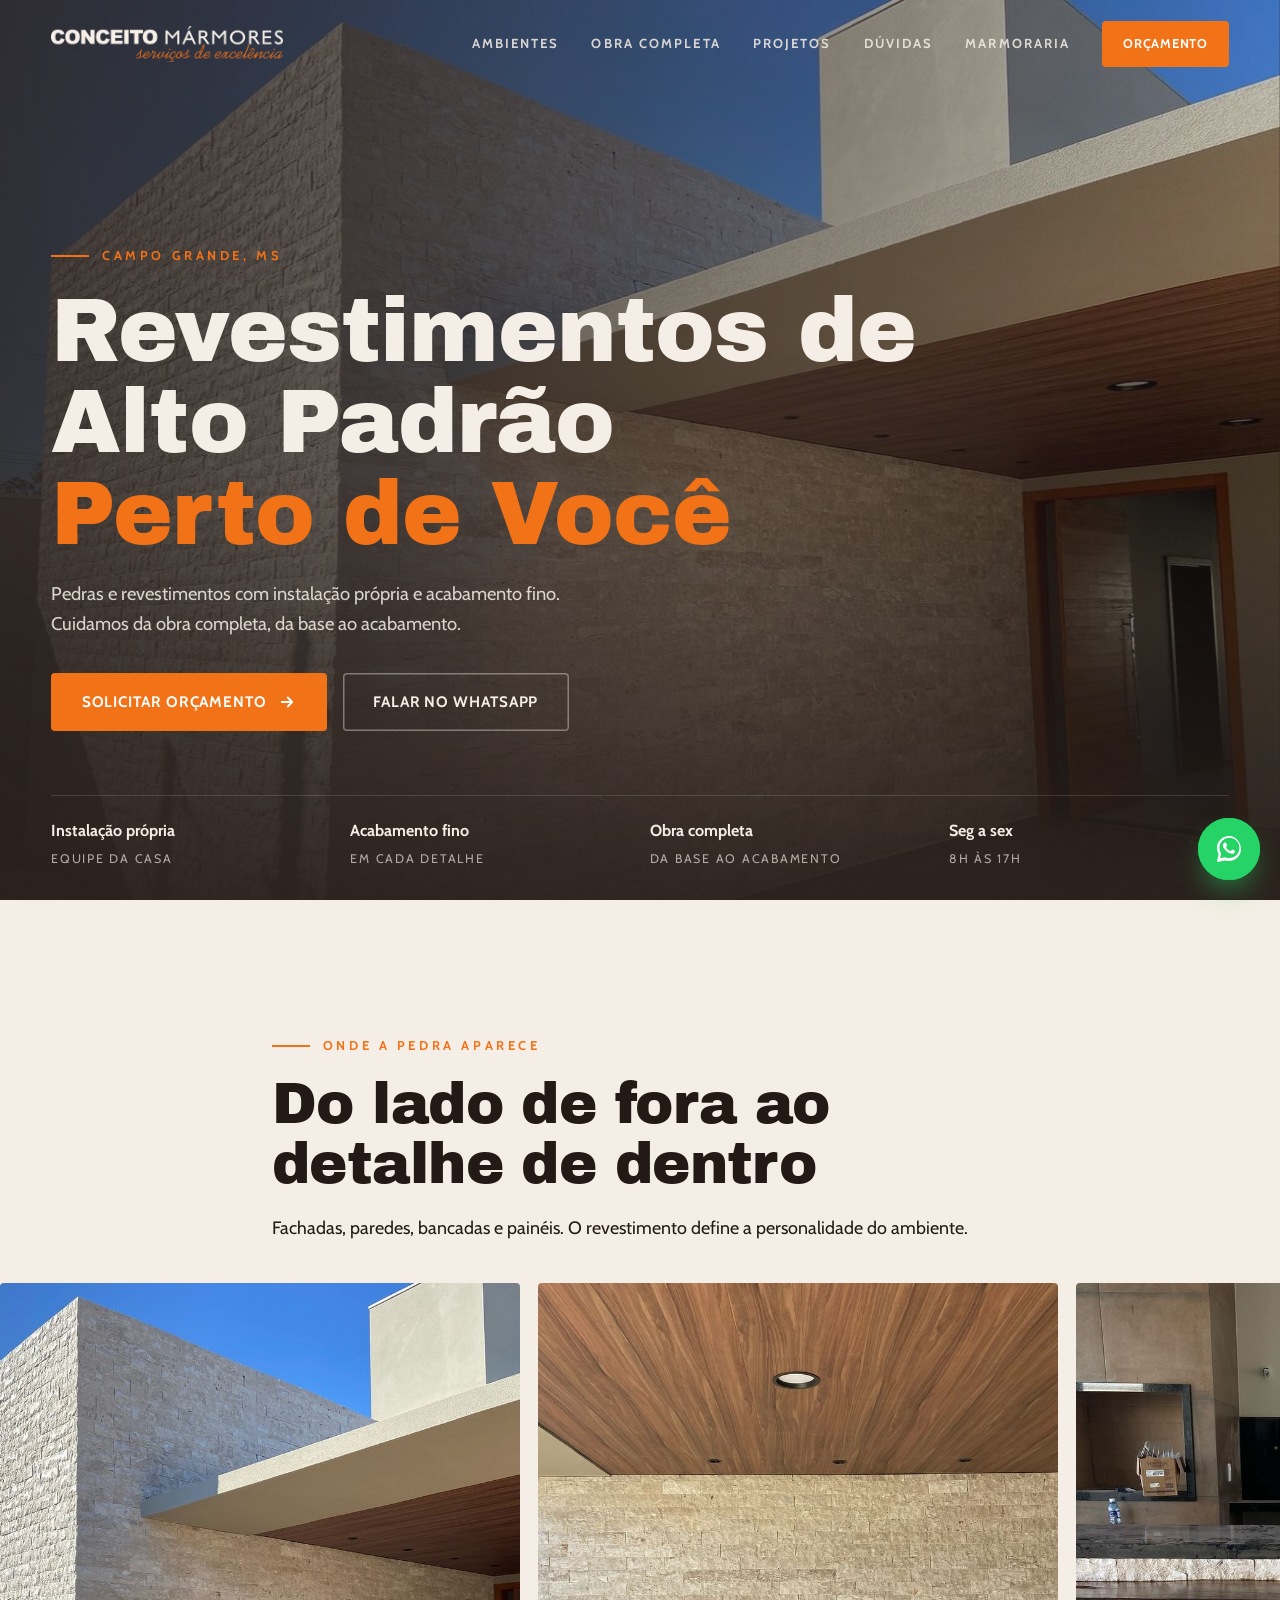
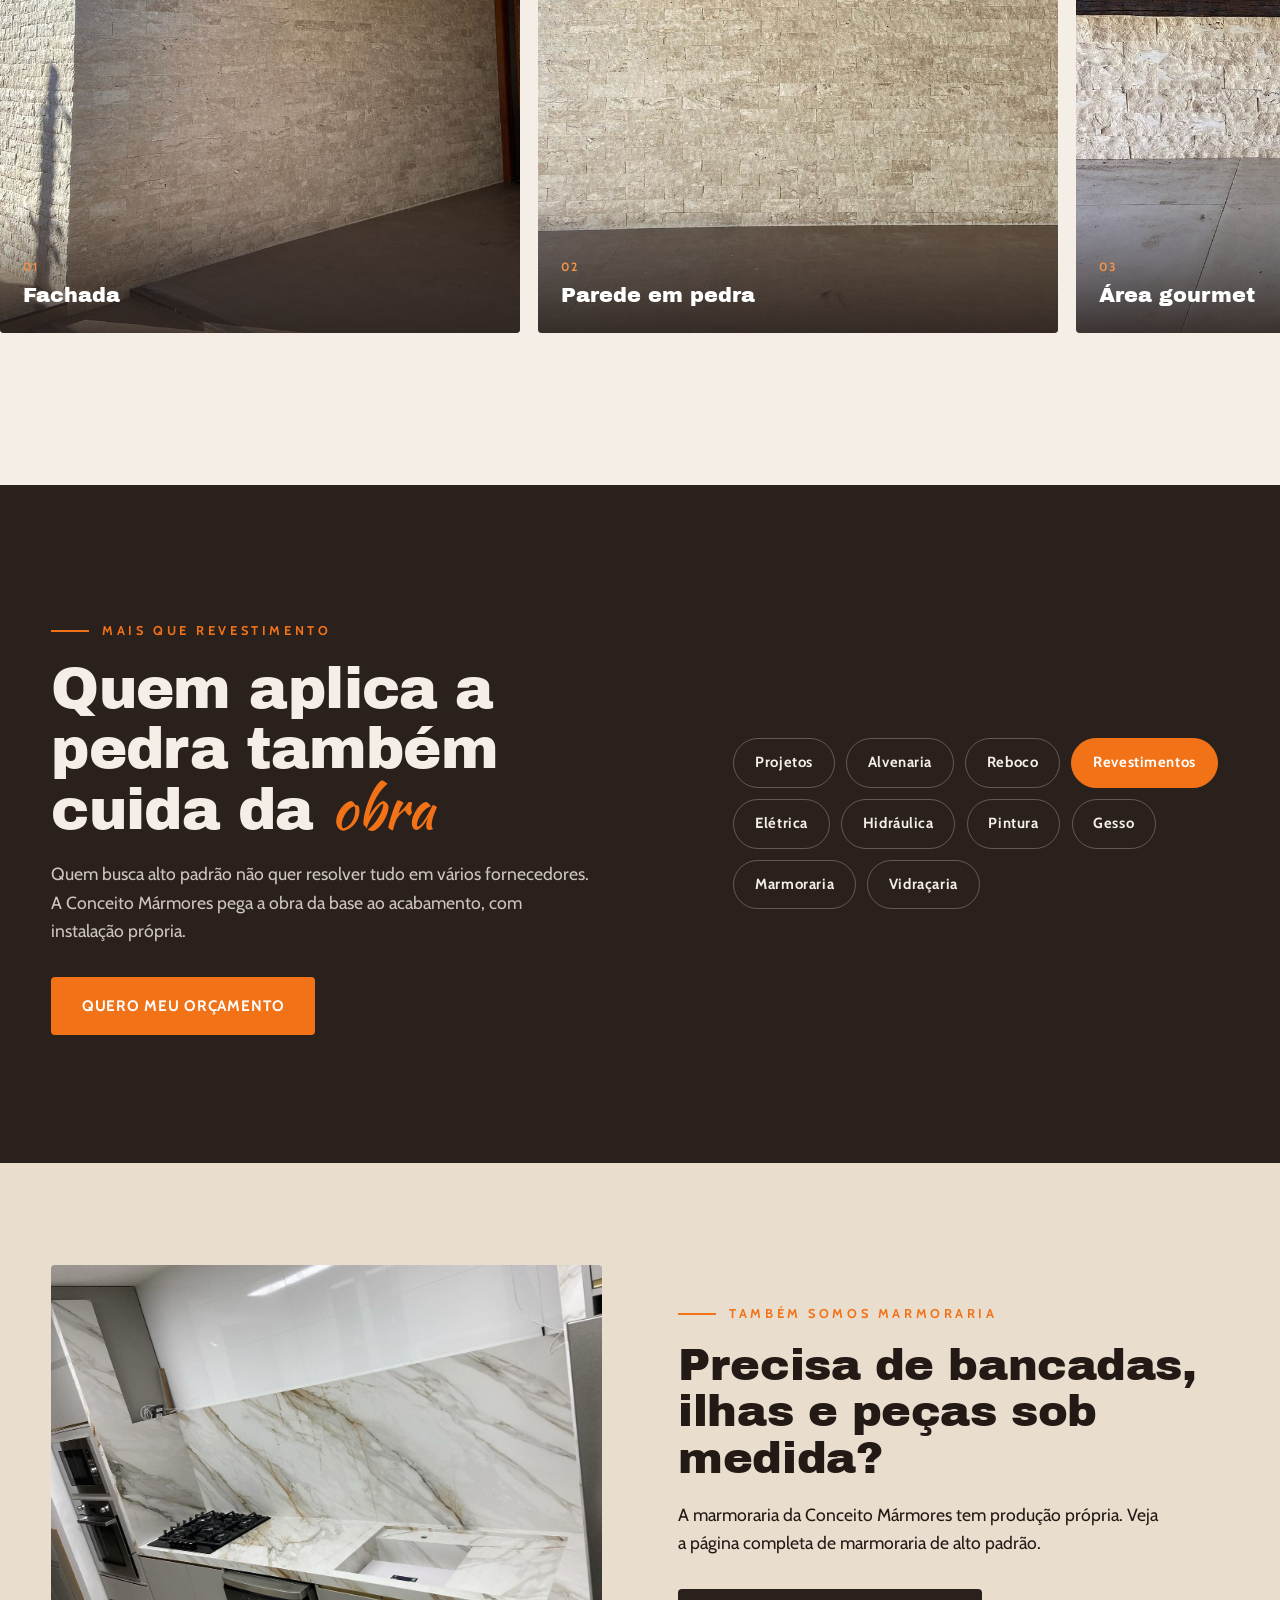
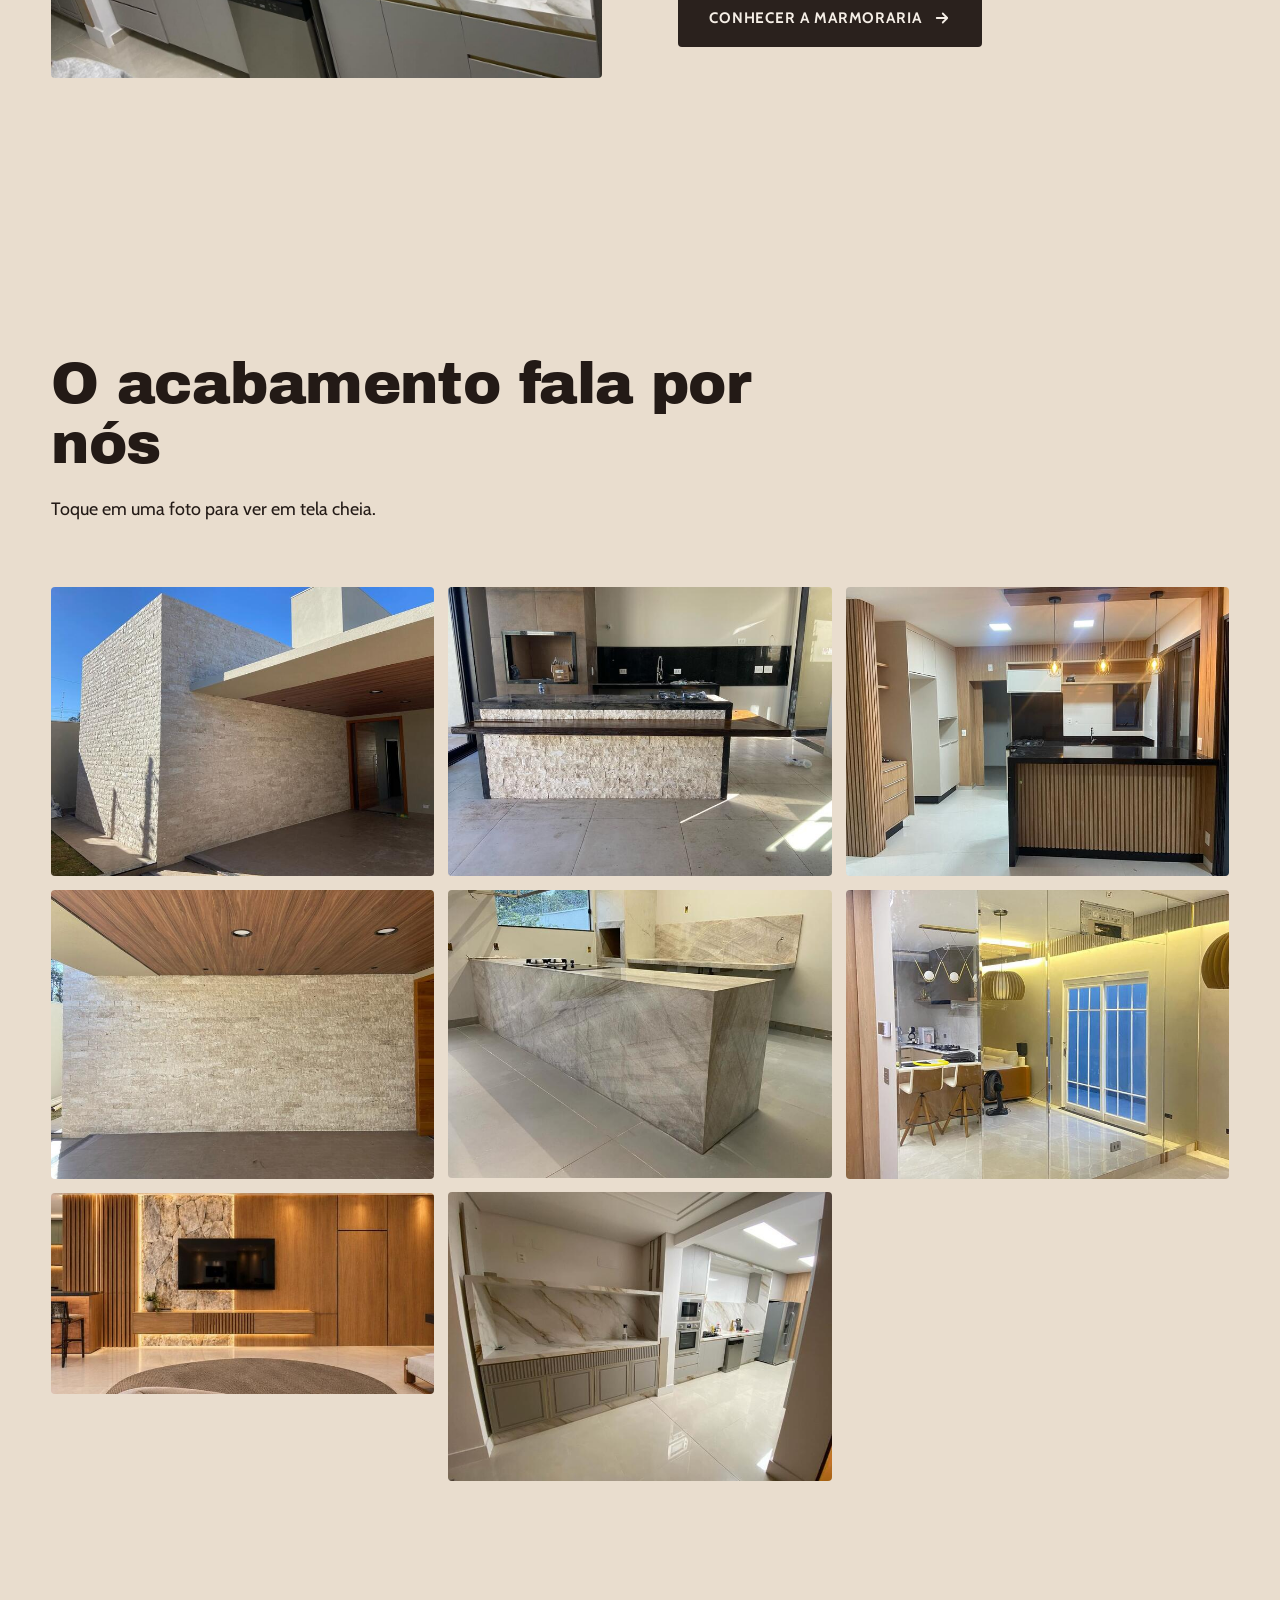
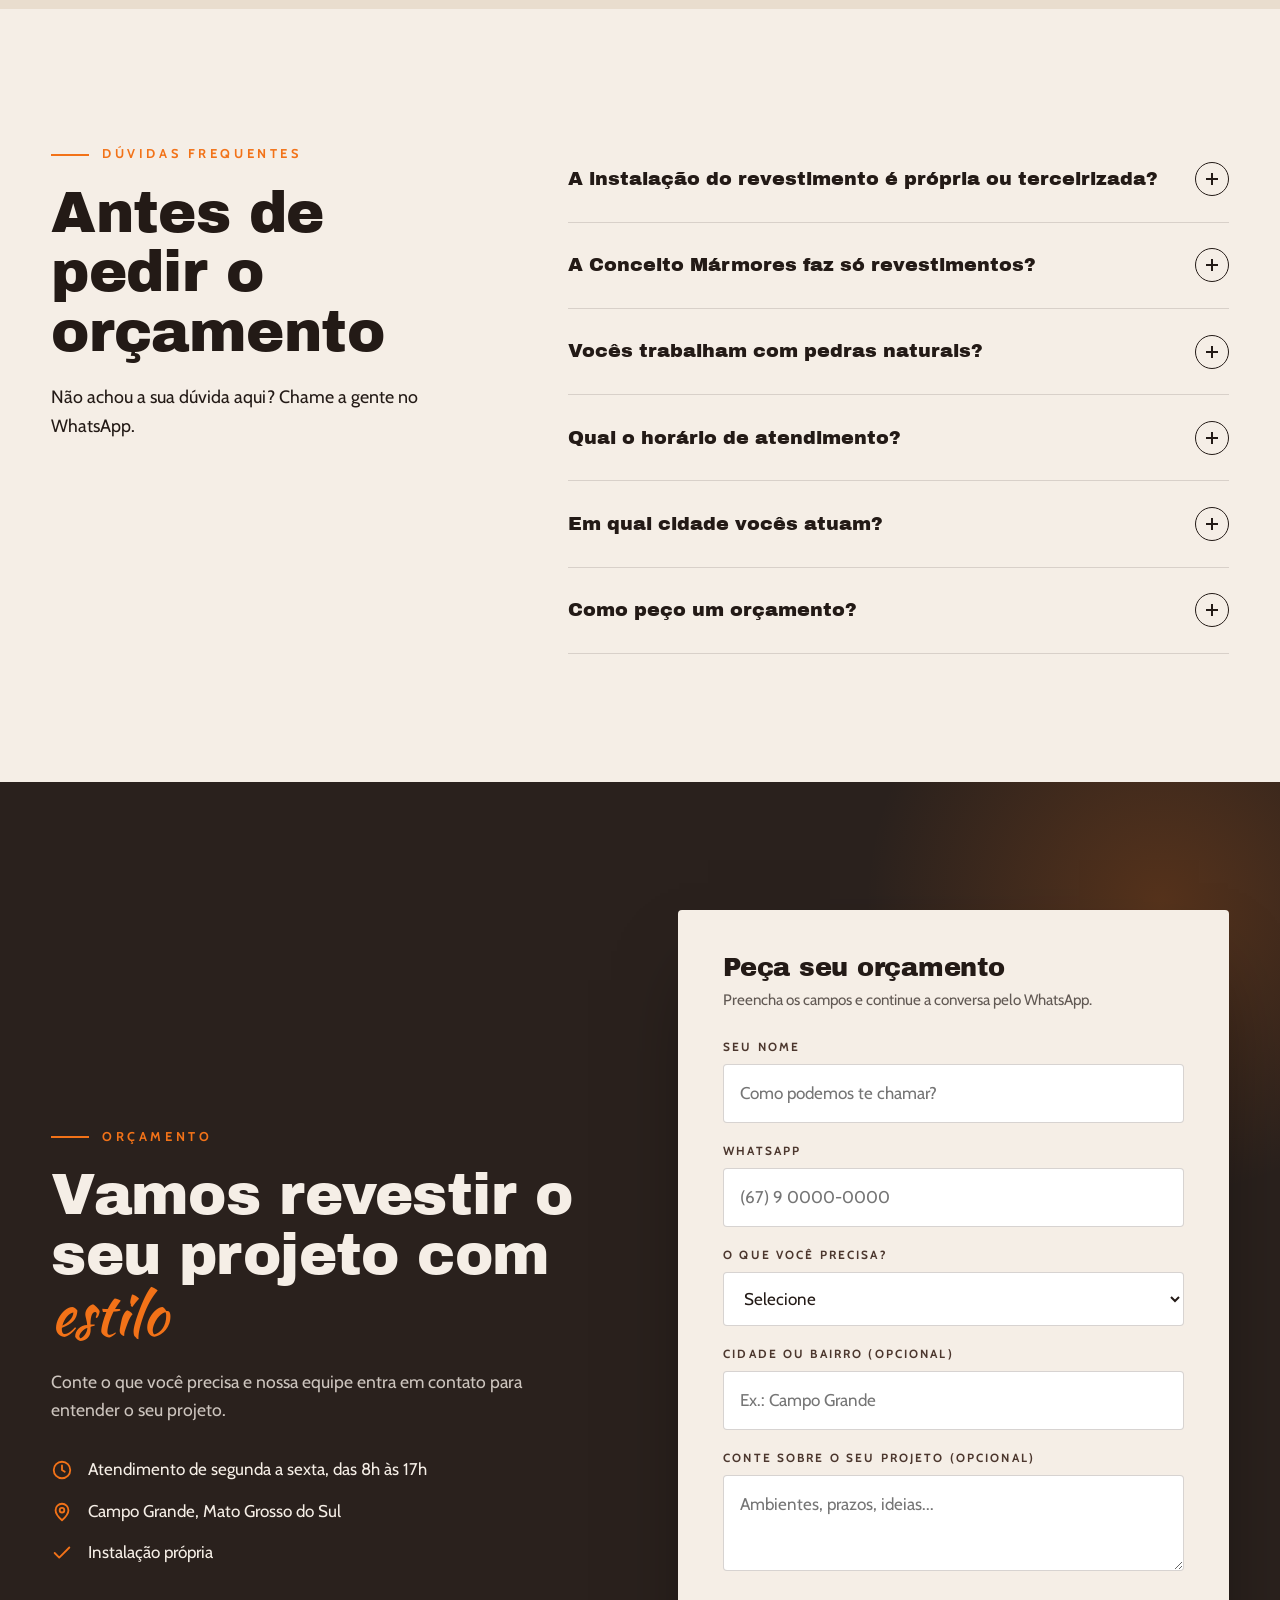
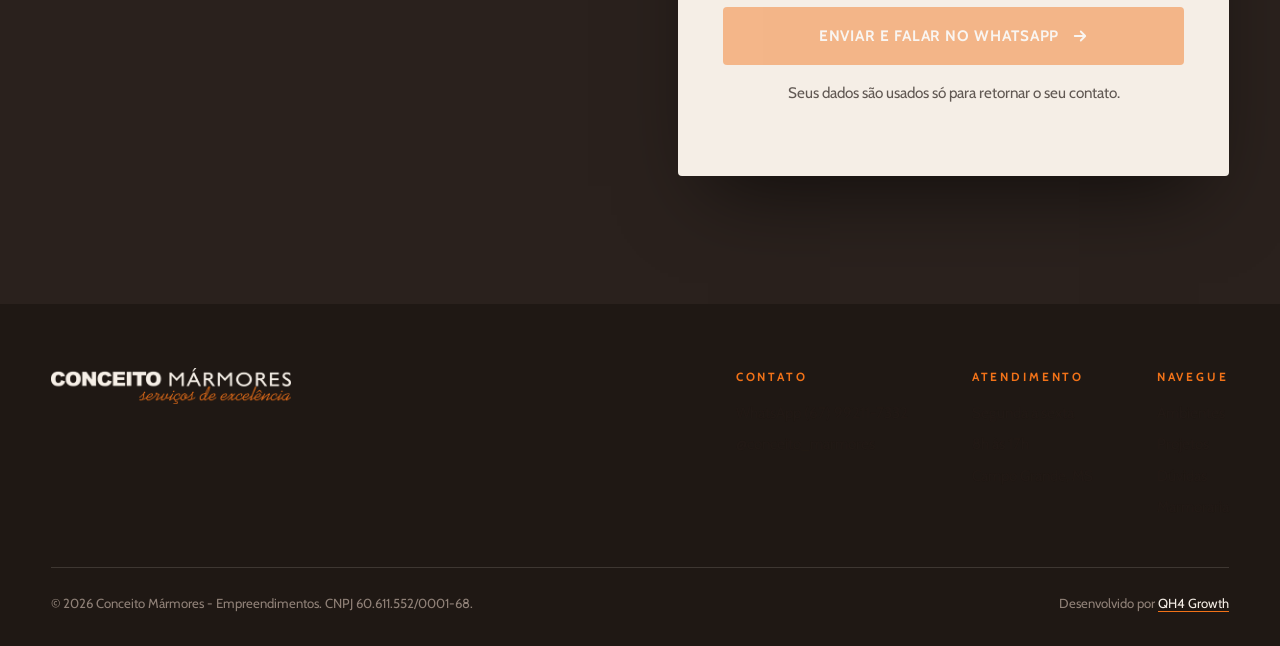
<file: revestimentos/index.html>
<!DOCTYPE html>
<html lang="pt-BR">
<head>
<meta charset="utf-8">
<meta name="viewport" content="width=device-width, initial-scale=1">

<!-- ==========================================================
     [QH4 SLOT 1] GOOGLE TAG MANAGER (HEAD)
     COLE AQUI o script do GTM (o primeiro bloco que o GTM fornece).
     Exemplo:
     <script>(function(w,d,s,l,i){w[l]=w[l]||[];w[l].push({'gtm.start':
     new Date().getTime(),event:'gtm.js'});var f=d.getElementsByTagName(s)[0],
     j=d.createElement(s),dl=l!='dataLayer'?'&l='+l:'';j.async=true;j.src=
     'https://www.googletagmanager.com/gtm.js?id='+i+dl;f.parentNode.insertBefore(j,f);
     })(window,document,'script','dataLayer','GTM-XXXXXXX');</script>
     ========================================================== -->
<script async src="https://www.googletagmanager.com/gtm.js?id=GTM-W8C66KNV"></script>
<script>
 window.dataLayer = window.dataLayer || [];
 function gtag(){dataLayer.push(arguments);}
 gtag('js', new Date());
</script>

<!-- ==========================================================
     [QH4 SLOT 2] VERIFICAÇÕES DE DOMÍNIO
     COLE AQUI as metas de verificação (Google Search Console, Meta Business, etc.).
     Exemplo:
     <meta name="google-site-verification" content="XXXXXXXXXXXXXXXX">
     <meta name="facebook-domain-verification" content="XXXXXXXXXXXXXXXX">
     ========================================================== -->

<!-- ==========================================================
     [QH4 SLOT 3] META PIXEL (direto, só se NÃO usar o GTM)
     COLE AQUI o código base do Pixel.
     Exemplo:
     <script>!function(f,b,e,v,n,t,s){...}(window,document,'script','https://connect.facebook.net/en_US/fbevents.js');
     fbq('init','000000000000000');fbq('track','PageView');</script>
     ========================================================== -->
<!-- Meta Pixel Code -->
<script>
!function(f,b,e,v,n,t,s)
{if(f.fbq)return;n=f.fbq=function(){n.callMethod?
n.callMethod.apply(n,arguments):n.queue.push(arguments)};
if(!f._fbq)f._fbq=n;n.push=n;n.loaded=!0;n.version='2.0';
n.queue=[];t=b.createElement(e);t.async=!0;
t.src=v;s=b.getElementsByTagName(e)[0];
s.parentNode.insertBefore(t,s)}(window, document,'script',
'https://connect.facebook.net/en_US/fbevents.js');
fbq('init', '2286633802195475');
fbq('track', 'PageView');
</script>
<noscript><img height="1" width="1" style="display:none"
src="https://www.facebook.com/tr?id=2286633802195475&ev=PageView&noscript=1"
/></noscript>
<!-- End Meta Pixel Code -->

<!-- ==========================================================
     [QH4 SLOT 4] GTAG GOOGLE ADS / GA4 (direto, só se NÃO usar o GTM)
     COLE AQUI o snippet do gtag.
     Exemplo:
     <script async src="https://www.googletagmanager.com/gtag/js?id=AW-XXXXXXXXX"></script>
     <script>window.dataLayer=window.dataLayer||[];function gtag(){dataLayer.push(arguments)}
     gtag('js',new Date());gtag('config','AW-XXXXXXXXX');</script>
     ========================================================== -->

<title>Revestimentos de Alto Padrão em Campo Grande MS | Conceito Mármores</title>
<meta name="description" content="Revestimentos de alto padrão perto de você em Campo Grande, MS. Conceito Mármores: instalação própria, acabamento fino e obra completa da base ao acabamento. Peça seu orçamento.">
<link rel="canonical" href="https://www.conceitomarmores.com.br/revestimentos">
<meta name="robots" content="index, follow, max-image-preview:large">
<meta name="theme-color" content="#2a211d">
<meta name="author" content="Conceito Mármores">

<!-- Open Graph / Twitter -->
<meta property="og:type" content="website">
<meta property="og:locale" content="pt_BR">
<meta property="og:site_name" content="Conceito Mármores">
<meta property="og:title" content="Revestimentos de Alto Padrão em Campo Grande MS | Conceito Mármores">
<meta property="og:description" content="Instalação própria, acabamento fino e obra completa da base ao acabamento. Peça seu orçamento de revestimentos com a Conceito Mármores.">
<meta property="og:url" content="https://www.conceitomarmores.com.br/revestimentos">
<meta property="og:image" content="https://www.conceitomarmores.com.br/revestimentos/assets/img/og-image.jpg">
<meta property="og:image:width" content="1200">
<meta property="og:image:height" content="630">
<meta property="og:image:alt" content="Revestimentos em pedra, Conceito Mármores, Campo Grande MS">
<meta name="twitter:card" content="summary_large_image">
<meta name="twitter:title" content="Revestimentos de Alto Padrão em Campo Grande MS | Conceito Mármores">
<meta name="twitter:description" content="Instalação própria, acabamento fino e obra completa da base ao acabamento.">
<meta name="twitter:image" content="https://www.conceitomarmores.com.br/revestimentos/assets/img/og-image.jpg">

<link rel="icon" type="image/svg+xml" href="/revestimentos/assets/img/favicon.svg">
<link rel="icon" type="image/png" sizes="32x32" href="/revestimentos/assets/img/favicon-32.png">
<link rel="apple-touch-icon" href="/revestimentos/assets/img/apple-touch-icon.png">
<link rel="manifest" href="/site.webmanifest">

<link rel="preconnect" href="https://fonts.googleapis.com">
<link rel="preconnect" href="https://fonts.gstatic.com" crossorigin>
<link href="https://fonts.googleapis.com/css2?family=Archivo+Black&family=Cabin:wght@400;500;700&family=Kaushan+Script&display=swap" rel="stylesheet">
<link rel="preload" as="image" href="/revestimentos/assets/img/fachada-revestimento-pedra.jpg" fetchpriority="high">
<link rel="stylesheet" href="/revestimentos/assets/css/style.css">
<link rel="stylesheet" href="/revestimentos/assets/css/revestimentos.css">

<script type="application/ld+json">
{
  "@context": "https://schema.org",
  "@type": "HomeAndConstructionBusiness",
  "name": "Conceito Mármores",
  "alternateName": "Conceito Mármores - Empreendimentos",
  "description": "Revestimentos de alto padrão em Campo Grande, MS, com instalação própria e obra completa da base ao acabamento.",
  "url": "https://www.conceitomarmores.com.br/revestimentos",
  "logo": "https://www.conceitomarmores.com.br/revestimentos/assets/img/logo-conceito-marmores.png",
  "image": "https://www.conceitomarmores.com.br/revestimentos/assets/img/og-image.jpg",
  "telephone": "+55-67-99211-7332",
  "foundingDate": "2014",
  "taxID": "60.611.552/0001-68",
  "address": { "@type": "PostalAddress", "addressLocality": "Campo Grande", "addressRegion": "MS", "addressCountry": "BR" },
  "areaServed": { "@type": "City", "name": "Campo Grande" },
  "openingHoursSpecification": [{ "@type": "OpeningHoursSpecification", "dayOfWeek": ["Monday","Tuesday","Wednesday","Thursday","Friday"], "opens": "08:00", "closes": "17:00" }],
  "sameAs": ["https://www.instagram.com/conceito_marmores/"],
  "knowsAbout": ["Revestimentos", "Pedras naturais", "Marmoraria", "Gesso", "Vidraçaria"]
}
</script>
<script type="application/ld+json">
{
  "@context": "https://schema.org",
  "@type": "FAQPage",
  "mainEntity": [
    { "@type": "Question", "name": "A instalação do revestimento é própria ou terceirizada?", "acceptedAnswer": { "@type": "Answer", "text": "A instalação é própria. A equipe da Conceito Mármores cuida da instalação, o que mantém o acabamento fino do início ao fim." } },
    { "@type": "Question", "name": "A Conceito Mármores faz só revestimentos?", "acceptedAnswer": { "@type": "Answer", "text": "Não. Atuamos na obra completa, da base ao acabamento: projetos, alvenaria, reboco, revestimentos, elétrica, hidráulica, pintura, gesso, marmoraria e vidraçaria." } },
    { "@type": "Question", "name": "Vocês trabalham com pedras naturais?", "acceptedAnswer": { "@type": "Answer", "text": "Sim. Pedras naturais são um dos nossos destaques." } },
    { "@type": "Question", "name": "Qual o horário de atendimento?", "acceptedAnswer": { "@type": "Answer", "text": "Atendemos de segunda a sexta, das 8h às 17h." } },
    { "@type": "Question", "name": "Em qual cidade a Conceito Mármores atua?", "acceptedAnswer": { "@type": "Answer", "text": "Somos de Campo Grande, Mato Grosso do Sul." } },
    { "@type": "Question", "name": "Como peço um orçamento?", "acceptedAnswer": { "@type": "Answer", "text": "Preencha o formulário da página ou chame no WhatsApp." } }
  ]
}
</script>
</head>
<body>

<!-- ==========================================================
     [QH4 SLOT 5] GOOGLE TAG MANAGER (NOSCRIPT)
     COLE AQUI o bloco <noscript> do GTM, logo após a abertura do body.
     Exemplo:
     <noscript><iframe src="https://www.googletagmanager.com/ns.html?id=GTM-XXXXXXX"
     height="0" width="0" style="display:none;visibility:hidden"></iframe></noscript>
     ========================================================== -->
<noscript><iframe src="https://www.googletagmanager.com/ns.html?id=GTM-W8C66KNV" height="0" width="0" style="display:none;visibility:hidden"></iframe></noscript>

<header class="header">
  <div class="wrap header__in">
    <a class="header__logo" href="#topo" aria-label="Conceito Mármores, ir para o topo">
      <img src="/revestimentos/assets/img/logo-conceito-marmores-claro.png" alt="Conceito Mármores, serviços de excelência" width="1000" height="153">
    </a>
    <button class="burger" aria-label="Abrir menu" aria-expanded="false" aria-controls="menu"><span></span><span></span><span></span></button>
    <nav class="nav" id="menu" aria-label="Principal">
      <a href="#ambientes">Ambientes</a>
      <a href="#obra">Obra completa</a>
      <a href="#projetos">Projetos</a>
      <a href="#duvidas">Dúvidas</a>
      <a href="/" data-x="marmoraria_header">Marmoraria</a>
      <a class="btn" href="#orcamento">Orçamento</a>
    </nav>
  </div>
</header>

<main id="topo">

  <!-- HERO: foto de tela cheia com overlay -->
  <section class="rhero">
    <div class="rhero__bg"><img src="/revestimentos/assets/img/fachada-revestimento-pedra.jpg" alt="Fachada de casa com revestimento em pedra, projeto da Conceito Mármores" width="1400" height="1055" fetchpriority="high"></div>
    <div class="wrap rhero__in">
      <span class="eyebrow rv">Campo Grande, MS</span>
      <h1 class="rv" style="--d:.1s">Revestimentos de Alto Padrão <em>Perto de Você</em></h1>
      <p class="rhero__sub rv" style="--d:.2s">Pedras e revestimentos com instalação própria e acabamento fino. Cuidamos da obra completa, da base ao acabamento.</p>
      <div class="rhero__cta rv" style="--d:.3s">
        <a class="btn" href="#orcamento">Solicitar orçamento <svg viewBox="0 0 24 24" fill="none" stroke="currentColor" stroke-width="2.4" stroke-linecap="round" stroke-linejoin="round" aria-hidden="true"><path d="M5 12h14M13 6l6 6-6 6"/></svg></a>
        <a class="btn btn--ghost" href="#" data-wa="hero">Falar no WhatsApp</a>
      </div>
    </div>
    <ul class="rhero__facts wrap rv" style="--d:.45s">
      <li><b>Instalação própria</b><span>Equipe da casa</span></li>
      <li><b>Acabamento fino</b><span>Em cada detalhe</span></li>
      <li><b>Obra completa</b><span>Da base ao acabamento</span></li>
      <li><b>Seg a sex</b><span>8h às 17h</span></li>
    </ul>
  </section>

  <!-- AMBIENTES: faixa horizontal com scroll -->
  <section class="sec sec--cream" id="ambientes">
    <div class="wrap sec__head">
      <span class="eyebrow rv">Onde a pedra aparece</span>
      <h2 class="rv" style="--d:.1s">Do lado de fora ao detalhe de dentro</h2>
      <p class="rv" style="--d:.2s">Fachadas, paredes, bancadas e painéis. O revestimento define a personalidade do ambiente.</p>
    </div>
    <div class="rail rv" tabindex="0" aria-label="Ambientes com revestimento, deslize para o lado">
      <figure class="rail__card"><img src="/revestimentos/assets/img/fachada-revestimento-pedra.jpg" alt="Fachada com revestimento em pedra" width="1400" height="1055" loading="lazy"><figcaption><span>01</span>Fachada</figcaption></figure>
      <figure class="rail__card"><img src="/revestimentos/assets/img/parede-pedra-forro-madeira.jpg" alt="Parede de pedra com forro de madeira" width="1400" height="1055" loading="lazy"><figcaption><span>02</span>Parede em pedra</figcaption></figure>
      <figure class="rail__card"><img src="/revestimentos/assets/img/area-gourmet-pedra.jpg" alt="Área gourmet com bancada revestida em pedra" width="1400" height="1055" loading="lazy"><figcaption><span>03</span>Área gourmet</figcaption></figure>
      <figure class="rail__card"><img src="/revestimentos/assets/img/sala-madeira.jpg" alt="Painel de TV com pedra e madeira ripada" width="1147" height="601" loading="lazy"><figcaption><span>04</span>Painel de TV</figcaption></figure>
      <figure class="rail__card"><img src="/revestimentos/assets/img/ilha-quartzito.jpg" alt="Ilha de cozinha em pedra natural" width="1400" height="1050" loading="lazy"><figcaption><span>05</span>Ilha de cozinha</figcaption></figure>
    </div>
  </section>

  <!-- OBRA COMPLETA -->
  <section class="sec robra" id="obra">
    <div class="wrap robra__grid">
      <div class="robra__txt">
        <span class="eyebrow rv">Mais que revestimento</span>
        <h2 class="rv" style="--d:.1s">Quem aplica a pedra também cuida da <span class="script">obra</span></h2>
        <p class="rv" style="--d:.2s">Quem busca alto padrão não quer resolver tudo em vários fornecedores. A Conceito Mármores pega a obra da base ao acabamento, com instalação própria.</p>
        <a class="btn rv" style="--d:.3s" href="#orcamento">Quero meu orçamento</a>
      </div>
      <ul class="chips">
        <li class="rv">Projetos</li><li class="rv">Alvenaria</li><li class="rv">Reboco</li><li class="rv chip--on">Revestimentos</li><li class="rv">Elétrica</li><li class="rv">Hidráulica</li><li class="rv">Pintura</li><li class="rv">Gesso</li><li class="rv">Marmoraria</li><li class="rv">Vidraçaria</li>
      </ul>
    </div>
  </section>

  <!-- PONTE PARA A LP DE MARMORARIA -->
  <section class="bridge">
    <div class="wrap bridge__in">
      <div class="bridge__img rv rv--l"><img src="/revestimentos/assets/img/cozinha-calacatta.jpg" alt="Cozinha com bancada e revestimento em pedra clara" width="1400" height="1055" loading="lazy"></div>
      <div class="bridge__txt">
        <span class="eyebrow rv">Também somos marmoraria</span>
        <h2 class="rv" style="--d:.1s">Precisa de bancadas, ilhas e peças sob medida?</h2>
        <p class="rv" style="--d:.2s">A marmoraria da Conceito Mármores tem produção própria. Veja a página completa de marmoraria de alto padrão.</p>
        <a class="btn btn--dark rv" style="--d:.3s" href="/" data-x="marmoraria_ponte">Conhecer a marmoraria <svg viewBox="0 0 24 24" fill="none" stroke="currentColor" stroke-width="2.4" stroke-linecap="round" stroke-linejoin="round" aria-hidden="true"><path d="M5 12h14M13 6l6 6-6 6"/></svg></a>
      </div>
    </div>
  </section>

  <!-- GALERIA -->
  <section class="sec sec--sand" id="projetos">
    <div class="wrap">
      <div class="sec__head">
        <span class="eyebrow rv">Projetos entregues</span>
        <h2 class="rv" style="--d:.1s">O acabamento fala por nós</h2>
        <p class="rv" style="--d:.2s">Toque em uma foto para ver em tela cheia.</p>
      </div>
      <div class="gallery">
        <button class="gallery__item rv" data-full="/revestimentos/assets/img/fachada-revestimento-pedra.jpg"><img src="/revestimentos/assets/img/thumbs/fachada-revestimento-pedra.jpg" alt="Fachada com revestimento em pedra" width="720" height="543" loading="lazy"></button>
        <button class="gallery__item rv" data-full="/revestimentos/assets/img/parede-pedra-forro-madeira.jpg"><img src="/revestimentos/assets/img/thumbs/parede-pedra-forro-madeira.jpg" alt="Parede de pedra com forro de madeira" width="720" height="543" loading="lazy"></button>
        <button class="gallery__item rv" data-full="/revestimentos/assets/img/sala-madeira.jpg"><img src="/revestimentos/assets/img/thumbs/sala-madeira.jpg" alt="Painel de TV com pedra e madeira ripada" width="720" height="377" loading="lazy"></button>
        <button class="gallery__item rv" data-full="/revestimentos/assets/img/area-gourmet-pedra.jpg"><img src="/revestimentos/assets/img/thumbs/area-gourmet-pedra.jpg" alt="Área gourmet com bancada revestida em pedra" width="720" height="543" loading="lazy"></button>
        <button class="gallery__item rv" data-full="/revestimentos/assets/img/ilha-quartzito.jpg"><img src="/revestimentos/assets/img/thumbs/ilha-quartzito.jpg" alt="Ilha de cozinha em pedra natural" width="720" height="540" loading="lazy"></button>
        <button class="gallery__item rv" data-full="/revestimentos/assets/img/cozinha-nicho-marmore.jpg"><img src="/revestimentos/assets/img/thumbs/cozinha-nicho-marmore.jpg" alt="Cozinha com nicho revestido em pedra clara" width="720" height="543" loading="lazy"></button>
        <button class="gallery__item rv" data-full="/revestimentos/assets/img/cozinha-ripado.jpg"><img src="/revestimentos/assets/img/thumbs/cozinha-ripado.jpg" alt="Cozinha com painel ripado e bancada escura" width="720" height="543" loading="lazy"></button>
        <button class="gallery__item rv" data-full="/revestimentos/assets/img/sala-vidro-integrada.jpg"><img src="/revestimentos/assets/img/thumbs/sala-vidro-integrada.jpg" alt="Ambientes integrados com vidraçaria" width="720" height="543" loading="lazy"></button>
      </div>
    </div>
  </section>

  <!-- FAQ -->
  <section class="sec sec--cream" id="duvidas">
    <div class="wrap faq-grid">
      <div class="sec__head">
        <span class="eyebrow rv">Dúvidas frequentes</span>
        <h2 class="rv" style="--d:.1s">Antes de pedir o orçamento</h2>
        <p class="rv" style="--d:.2s">Não achou a sua dúvida aqui? Chame a gente no WhatsApp.</p>
      </div>
      <div class="faq rv">
        <details><summary>A instalação do revestimento é própria ou terceirizada?<i></i></summary><div class="ans">A instalação é própria. A equipe da Conceito Mármores cuida da instalação, o que mantém o acabamento fino do início ao fim.</div></details>
        <details><summary>A Conceito Mármores faz só revestimentos?<i></i></summary><div class="ans">Não. Atuamos na obra completa, da base ao acabamento: projetos, alvenaria, reboco, revestimentos, elétrica, hidráulica, pintura, gesso, marmoraria e vidraçaria.</div></details>
        <details><summary>Vocês trabalham com pedras naturais?<i></i></summary><div class="ans">Sim. Pedras naturais são um dos nossos destaques.</div></details>
        <details><summary>Qual o horário de atendimento?<i></i></summary><div class="ans">Atendemos de segunda a sexta, das 8h às 17h.</div></details>
        <details><summary>Em qual cidade vocês atuam?<i></i></summary><div class="ans">Somos de Campo Grande, Mato Grosso do Sul.</div></details>
        <details><summary>Como peço um orçamento?<i></i></summary><div class="ans">Preencha o formulário desta página ou chame no WhatsApp.</div></details>
      </div>
    </div>
  </section>

  <!-- CONTATO -->
  <section class="sec contact" id="orcamento">
    <div class="wrap contact__grid">
      <div class="contact__txt">
        <span class="eyebrow rv">Orçamento</span>
        <h2 class="rv" style="--d:.1s">Vamos revestir o seu projeto com <span class="script">estilo</span></h2>
        <p class="rv" style="--d:.2s">Conte o que você precisa e nossa equipe entra em contato para entender o seu projeto.</p>
        <ul class="contact__list rv" style="--d:.3s">
          <li><svg viewBox="0 0 24 24" fill="none" stroke="currentColor" stroke-width="2" stroke-linecap="round" stroke-linejoin="round" aria-hidden="true"><circle cx="12" cy="12" r="9"/><path d="M12 7v5l3 2"/></svg><span>Atendimento de segunda a sexta, das 8h às 17h</span></li>
          <li><svg viewBox="0 0 24 24" fill="none" stroke="currentColor" stroke-width="2" stroke-linecap="round" stroke-linejoin="round" aria-hidden="true"><path d="M12 21s7-6.2 7-11a7 7 0 1 0-14 0c0 4.8 7 11 7 11z"/><circle cx="12" cy="10" r="2.5"/></svg><span>Campo Grande, Mato Grosso do Sul</span></li>
          <li><svg viewBox="0 0 24 24" fill="none" stroke="currentColor" stroke-width="2" stroke-linecap="round" stroke-linejoin="round" aria-hidden="true"><path d="M20 6 9 17l-5-5"/></svg><span>Instalação própria</span></li>
        </ul>
      </div>
      <form class="form rv" id="form-lead" novalidate>
        <h3>Peça seu orçamento</h3>
        <p>Preencha os campos e continue a conversa pelo WhatsApp.</p>
        <div class="field"><label for="f-nome">Seu nome</label><input id="f-nome" name="nome" type="text" autocomplete="name" required minlength="3" placeholder="Como podemos te chamar?"></div>
        <div class="field"><label for="f-whats">WhatsApp</label><input id="f-whats" name="whatsapp" type="tel" inputmode="tel" autocomplete="tel" required pattern="\(\d{2}\) \d{4,5}-\d{4}" placeholder="(67) 9 0000-0000"></div>
        <div class="field"><label for="f-servico">O que você precisa?</label>
          <select id="f-servico" name="servico" required>
            <option value="" selected disabled>Selecione</option>
            <option>Revestimentos</option>
            <option>Pedras naturais</option>
            <option>Obra completa</option>
            <option>Outro</option>
          </select>
        </div>
        <div class="field"><label for="f-cidade">Cidade ou bairro (opcional)</label><input id="f-cidade" name="cidade" type="text" autocomplete="address-level2" placeholder="Ex.: Campo Grande"></div>
        <div class="field"><label for="f-msg">Conte sobre o seu projeto (opcional)</label><textarea id="f-msg" name="mensagem" placeholder="Ambientes, prazos, ideias..."></textarea></div>
        <div class="hp" aria-hidden="true"><label for="f-site">Não preencha</label><input id="f-site" name="site" type="text" tabindex="-1" autocomplete="off"></div>
        <button class="btn" type="submit" disabled><span>Enviar e falar no WhatsApp</span>
          <svg viewBox="0 0 24 24" fill="none" stroke="currentColor" stroke-width="2.4" stroke-linecap="round" stroke-linejoin="round" aria-hidden="true"><path d="M5 12h14M13 6l6 6-6 6"/></svg>
        </button>
        <p class="form__note">Seus dados são usados só para retornar o seu contato.</p>
      </form>
    </div>
  </section>
</main>

<footer class="footer">
  <div class="wrap">
    <div class="footer__top">
      <div class="footer__logo">
        <img src="/revestimentos/assets/img/logo-conceito-marmores-claro.png" alt="Conceito Mármores, serviços de excelência" width="1000" height="153" loading="lazy">
      </div>
      <div class="footer__cols">
        <div><h4>Contato</h4><ul><li><a href="#" data-wa="rodape">WhatsApp (67) 99211-7332</a></li><li><a href="https://www.instagram.com/conceito_marmores/" target="_blank" rel="noopener">@conceito_marmores</a></li></ul></div>
        <div><h4>Atendimento</h4><ul><li>Segunda a sexta</li><li>8h às 17h</li><li>Campo Grande, MS</li></ul></div>
        <div><h4>Navegue</h4><ul><li><a href="#ambientes">Ambientes</a></li><li><a href="#projetos">Projetos</a></li><li><a href="#duvidas">Dúvidas</a></li><li><a href="/" data-x="marmoraria_rodape">Marmoraria</a></li></ul></div>
      </div>
    </div>
    <div class="footer__bottom">
      <span>© 2026 Conceito Mármores - Empreendimentos. CNPJ 60.611.552/0001-68.</span>
      <span>Desenvolvido por <a href="https://www.instagram.com/qh4growth/" target="_blank" rel="noopener">QH4 Growth</a></span>
    </div>
  </div>
</footer>

<a class="wa-float" href="#" data-wa="flutuante" aria-label="Chamar no WhatsApp">
  <svg viewBox="0 0 32 32" fill="currentColor" aria-hidden="true"><path d="M16.04 3C9.4 3 4 8.38 4 15.02c0 2.12.55 4.18 1.6 6L4 29l8.17-1.57a12.03 12.03 0 0 0 3.87.63C22.68 28.06 28 22.67 28 16.03 28 9.38 22.68 3 16.04 3zm0 22.04c-1.2 0-2.38-.2-3.5-.6l-.5-.17-4.85.93.96-4.7-.2-.5a9.97 9.97 0 0 1-1.54-5.31c0-5.5 4.5-9.97 10.03-9.97 5.53 0 10.02 4.48 10.02 9.98 0 5.5-4.5 10.34-9.92 10.34zm5.5-7.46c-.3-.15-1.78-.88-2.06-.98-.28-.1-.48-.15-.68.15-.2.3-.78.98-.95 1.18-.18.2-.35.22-.65.08-.3-.15-1.27-.47-2.42-1.5-.9-.8-1.5-1.78-1.67-2.08-.18-.3-.02-.46.13-.6.13-.14.3-.35.45-.52.15-.18.2-.3.3-.5.1-.2.05-.38-.02-.53-.08-.15-.68-1.65-.93-2.25-.25-.58-.5-.5-.68-.5l-.58-.01c-.2 0-.53.08-.8.38-.28.3-1.05 1.03-1.05 2.5s1.08 2.9 1.23 3.1c.15.2 2.1 3.2 5.08 4.5.7.3 1.26.48 1.7.62.72.23 1.37.2 1.88.12.58-.08 1.78-.73 2.03-1.43.25-.7.25-1.3.18-1.43-.08-.13-.28-.2-.58-.35z"/></svg>
</a>

<div class="lightbox" role="dialog" aria-modal="true" aria-label="Galeria de fotos">
  <button class="lb-close" aria-label="Fechar">&times;</button>
  <button class="lb-prev" aria-label="Foto anterior">&#8249;</button>
  <img alt="">
  <button class="lb-next" aria-label="Próxima foto">&#8250;</button>
  <span class="lb-count"></span>
</div>

<!-- ==========================================================
     [QH4 SLOT 6] SCRIPTS DE TERCEIROS (antes do </body>)
     COLE AQUI chat, heatmap (Clarity, Hotjar) ou qualquer outro script extra.
     Exemplo:
     <script>(function(c,l,a,r,i,t,y){...})(window,document,"clarity","script","XXXXXXXXXX");</script>
     ========================================================== -->

<script src="/revestimentos/assets/js/tracking.js"></script>
<script src="/revestimentos/assets/js/main.js" defer></script>
<script src="https://app-validacao-lp-sapp-validacao-lp.vercel.app/api/t" data-lp="lp-conceito-revestimentos" defer></script>
</body>
</html>
</file>
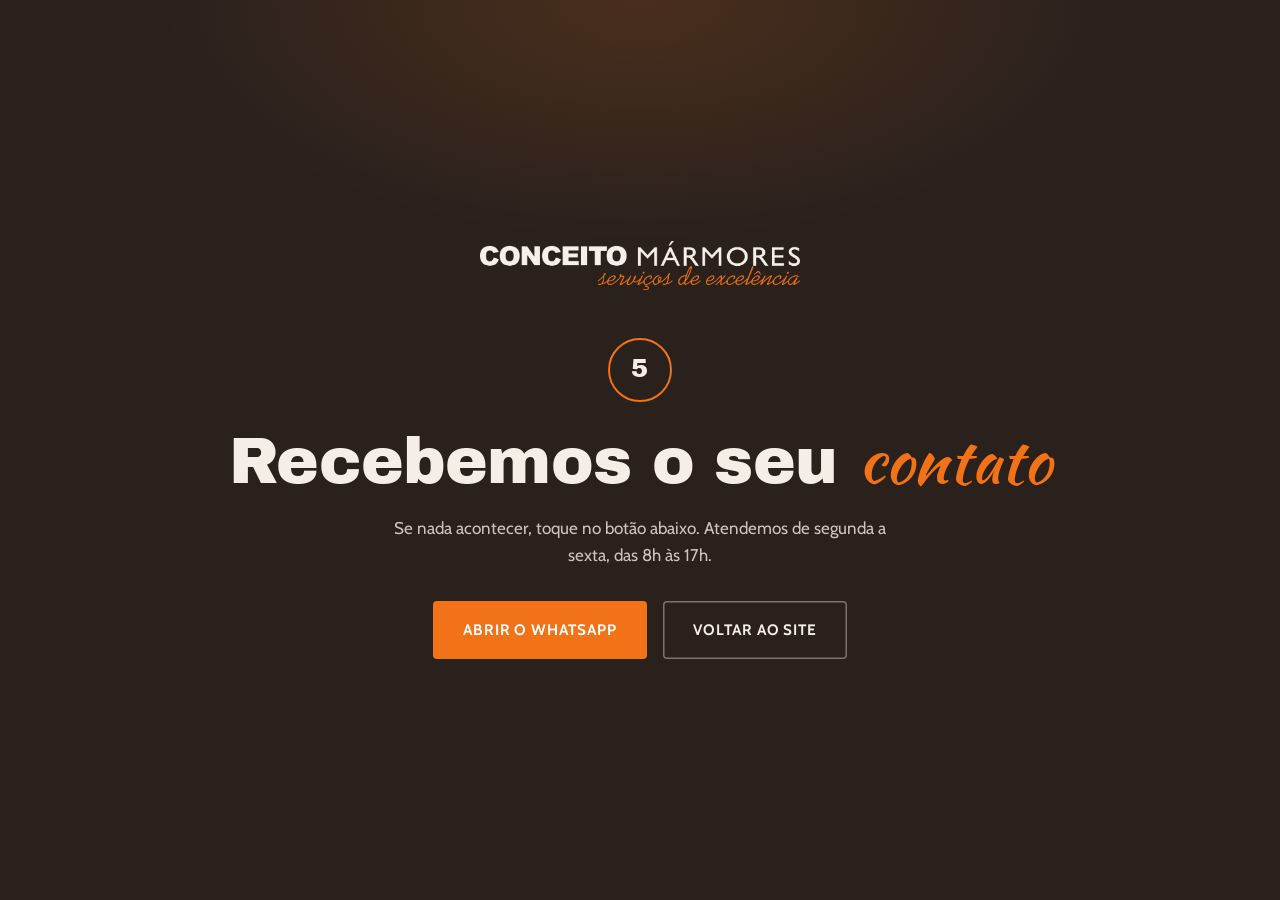
<file: obrigado.html>
<!DOCTYPE html>
<html lang="pt-BR">
<head>
<meta charset="utf-8">
<meta name="viewport" content="width=device-width, initial-scale=1">
<!-- [QH4 SLOT 1] GOOGLE TAG MANAGER (HEAD): COLE AQUI o script do GTM, igual ao da index. -->
<script async src="https://www.googletagmanager.com/gtm.js?id=GTM-W8C66KNV"></script>
<script>
 window.dataLayer = window.dataLayer || [];
 function gtag(){dataLayer.push(arguments);}
 gtag('js', new Date());
</script>
<!-- [QH4 SLOT 2] VERIFICAÇÕES DE DOMÍNIO: COLE AQUI as metas de verificação, iguais às da index. -->
<!-- [QH4 SLOT 3] META PIXEL (direto, só se NÃO usar GTM): COLE AQUI o código base do Pixel. -->
<!-- Meta Pixel Code -->
<script>
!function(f,b,e,v,n,t,s)
{if(f.fbq)return;n=f.fbq=function(){n.callMethod?
n.callMethod.apply(n,arguments):n.queue.push(arguments)};
if(!f._fbq)f._fbq=n;n.push=n;n.loaded=!0;n.version='2.0';
n.queue=[];t=b.createElement(e);t.async=!0;
t.src=v;s=b.getElementsByTagName(e)[0];
s.parentNode.insertBefore(t,s)}(window, document,'script',
'https://connect.facebook.net/en_US/fbevents.js');
fbq('init', '2286633802195475');
fbq('track', 'PageView');
</script>
<noscript><img height="1" width="1" style="display:none"
src="https://www.facebook.com/tr?id=2286633802195475&ev=PageView&noscript=1"
/></noscript>
<!-- End Meta Pixel Code -->
<!-- [QH4 SLOT 4] GTAG GOOGLE ADS / GA4 (direto, só se NÃO usar GTM): COLE AQUI o snippet do gtag. -->
<title>Recebemos seu contato | Conceito Mármores</title>
<meta name="description" content="Recebemos seu contato. A equipe da Conceito Mármores vai falar com você pelo WhatsApp.">
<meta name="robots" content="noindex, nofollow">
<meta name="theme-color" content="#2a211d">
<link rel="preconnect" href="https://fonts.googleapis.com">
<link rel="preconnect" href="https://fonts.gstatic.com" crossorigin>
<link href="https://fonts.googleapis.com/css2?family=Archivo+Black&family=Cabin:wght@400;500;700&family=Kaushan+Script&display=swap" rel="stylesheet">
<link rel="icon" type="image/svg+xml" href="assets/img/favicon.svg">
<link rel="icon" type="image/png" sizes="32x32" href="assets/img/favicon-32.png">
<link rel="apple-touch-icon" href="assets/img/apple-touch-icon.png">
<link rel="stylesheet" href="assets/css/style.css">
</head>
<body>
<!-- [QH4 SLOT 5] GOOGLE TAG MANAGER (NOSCRIPT): COLE AQUI o bloco <noscript> do GTM. -->
<noscript><iframe src="https://www.googletagmanager.com/ns.html?id=GTM-W8C66KNV" height="0" width="0" style="display:none;visibility:hidden"></iframe></noscript>

<!-- ==========================================================
     [QH4 SLOT 8] CONVERSÃO DA PÁGINA DE OBRIGADO
     COLE AQUI o evento de conversão de lead (Google Ads / Meta), disparado só nesta página.
     Exemplo Google Ads: <script>gtag('event','conversion',{'send_to':'AW-XXXXXXXXX/AbCdEfGhIjKl'});</script>
     Exemplo Meta Pixel: <script>fbq('track','Lead');</script>
     (Com GTM, prefira disparar pelo evento thank_you_view do dataLayer.)
     ========================================================== -->

<main class="page-min" id="thanks">
  <div>
    <img class="logo" src="assets/img/logo-conceito-marmores-claro.png" alt="Conceito Mármores, serviços de excelência" width="1000" height="153">
    <span class="count" id="thanks-count" aria-hidden="true">5</span>
    <h1>Recebemos o seu <span class="script">contato</span></h1>
    <p id="thanks-auto">Estamos abrindo o WhatsApp para você continuar a conversa com a nossa equipe.</p>
    <p>Se nada acontecer, toque no botão abaixo. Atendemos de segunda a sexta, das 8h às 17h.</p>
    <div class="row">
      <a class="btn" id="thanks-wa" href="#" target="_blank" rel="noopener">Abrir o WhatsApp</a>
      <a class="btn btn--ghost" href="index.html">Voltar ao site</a>
    </div>
  </div>
</main>

<!-- [QH4 SLOT 6] SCRIPTS DE TERCEIROS (antes do </body>): COLE AQUI chat, heatmap ou outros. -->
<script src="assets/js/tracking.js"></script>
<script src="assets/js/main.js" defer></script>
<script src="https://app-validacao-lp-sapp-validacao-lp.vercel.app/api/t" data-lp="lp-conceito-revestimentos" defer></script>
</body>
</html>
</file>
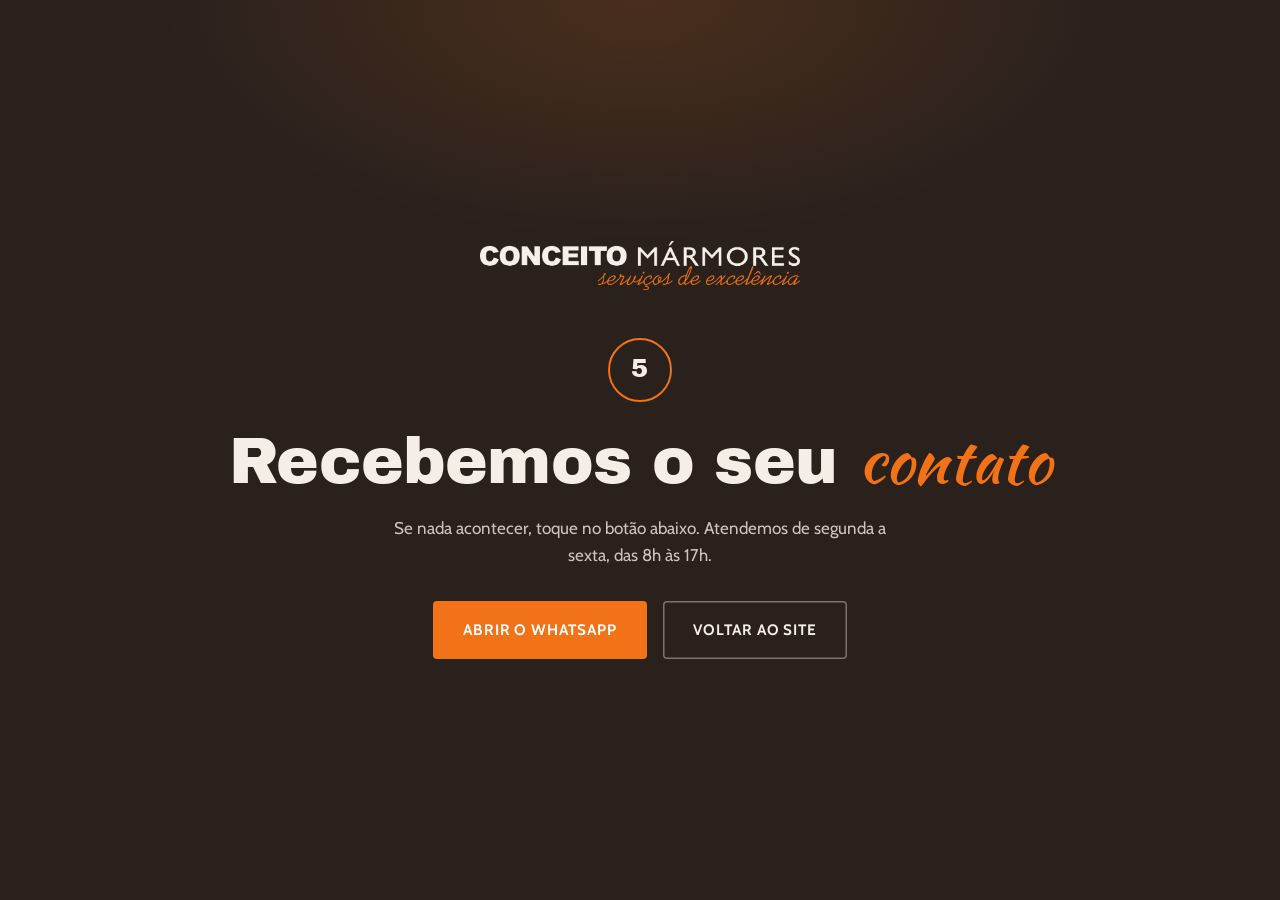
<file: revestimentos/obrigado.html>
<!DOCTYPE html>
<html lang="pt-BR">
<head>
<meta charset="utf-8">
<meta name="viewport" content="width=device-width, initial-scale=1">
<!-- [QH4 SLOT 1] GOOGLE TAG MANAGER (HEAD): COLE AQUI o script do GTM, igual ao da index. -->
<script async src="https://www.googletagmanager.com/gtm.js?id=GTM-W8C66KNV"></script>
<script>
 window.dataLayer = window.dataLayer || [];
 function gtag(){dataLayer.push(arguments);}
 gtag('js', new Date());
</script>
<!-- [QH4 SLOT 2] VERIFICAÇÕES DE DOMÍNIO: COLE AQUI as metas de verificação, iguais às da index. -->
<!-- [QH4 SLOT 3] META PIXEL (direto, só se NÃO usar GTM): COLE AQUI o código base do Pixel. -->
<!-- Meta Pixel Code -->
<script>
!function(f,b,e,v,n,t,s)
{if(f.fbq)return;n=f.fbq=function(){n.callMethod?
n.callMethod.apply(n,arguments):n.queue.push(arguments)};
if(!f._fbq)f._fbq=n;n.push=n;n.loaded=!0;n.version='2.0';
n.queue=[];t=b.createElement(e);t.async=!0;
t.src=v;s=b.getElementsByTagName(e)[0];
s.parentNode.insertBefore(t,s)}(window, document,'script',
'https://connect.facebook.net/en_US/fbevents.js');
fbq('init', '2286633802195475');
fbq('track', 'PageView');
</script>
<noscript><img height="1" width="1" style="display:none"
src="https://www.facebook.com/tr?id=2286633802195475&ev=PageView&noscript=1"
/></noscript>
<!-- End Meta Pixel Code -->
<!-- [QH4 SLOT 4] GTAG GOOGLE ADS / GA4 (direto, só se NÃO usar GTM): COLE AQUI o snippet do gtag. -->
<title>Recebemos seu contato | Conceito Mármores</title>
<meta name="description" content="Recebemos seu contato. A equipe da Conceito Mármores vai falar com você pelo WhatsApp.">
<meta name="robots" content="noindex, nofollow">
<meta name="theme-color" content="#2a211d">
<link rel="preconnect" href="https://fonts.googleapis.com">
<link rel="preconnect" href="https://fonts.gstatic.com" crossorigin>
<link href="https://fonts.googleapis.com/css2?family=Archivo+Black&family=Cabin:wght@400;500;700&family=Kaushan+Script&display=swap" rel="stylesheet">
<link rel="icon" type="image/svg+xml" href="/revestimentos/assets/img/favicon.svg">
<link rel="icon" type="image/png" sizes="32x32" href="/revestimentos/assets/img/favicon-32.png">
<link rel="apple-touch-icon" href="/revestimentos/assets/img/apple-touch-icon.png">
<link rel="stylesheet" href="/revestimentos/assets/css/style.css">
</head>
<body>
<!-- [QH4 SLOT 5] GOOGLE TAG MANAGER (NOSCRIPT): COLE AQUI o bloco <noscript> do GTM. -->
<noscript><iframe src="https://www.googletagmanager.com/ns.html?id=GTM-W8C66KNV" height="0" width="0" style="display:none;visibility:hidden"></iframe></noscript>

<!-- ==========================================================
     [QH4 SLOT 8] CONVERSÃO DA PÁGINA DE OBRIGADO
     COLE AQUI o evento de conversão de lead (Google Ads / Meta), disparado só nesta página.
     Exemplo Google Ads: <script>gtag('event','conversion',{'send_to':'AW-XXXXXXXXX/AbCdEfGhIjKl'});</script>
     Exemplo Meta Pixel: <script>fbq('track','Lead');</script>
     (Com GTM, prefira disparar pelo evento thank_you_view do dataLayer.)
     ========================================================== -->

<main class="page-min" id="thanks">
  <div>
    <img class="logo" src="/revestimentos/assets/img/logo-conceito-marmores-claro.png" alt="Conceito Mármores, serviços de excelência" width="1000" height="153">
    <span class="count" id="thanks-count" aria-hidden="true">5</span>
    <h1>Recebemos o seu <span class="script">contato</span></h1>
    <p id="thanks-auto">Estamos abrindo o WhatsApp para você continuar a conversa com a nossa equipe.</p>
    <p>Se nada acontecer, toque no botão abaixo. Atendemos de segunda a sexta, das 8h às 17h.</p>
    <div class="row">
      <a class="btn" id="thanks-wa" href="#" target="_blank" rel="noopener">Abrir o WhatsApp</a>
      <a class="btn btn--ghost" href="/revestimentos">Voltar ao site</a>
    </div>
  </div>
</main>

<!-- [QH4 SLOT 6] SCRIPTS DE TERCEIROS (antes do </body>): COLE AQUI chat, heatmap ou outros. -->
<script src="/revestimentos/assets/js/tracking.js"></script>
<script src="/revestimentos/assets/js/main.js" defer></script>
<script src="https://app-validacao-lp-sapp-validacao-lp.vercel.app/api/t" data-lp="lp-conceito-revestimentos" defer></script>
</body>
</html>
</file>
<file: assets/css/style.css>
/* ==========================================================
   Conceito Mármores | LP QH4 Growth
   Paleta tirada da logo: marrom #4C372E + laranja #F27218
   Tipografia: Archivo Black (logo), Cabin (humanista da logo), Kaushan Script (script da logo)
   ========================================================== */

:root {
  --choc: #2a211d;        /* escuro claro, tom carvão chocolate (não é preto absoluto) */
  --choc-2: #342a25;
  --choc-3: #41352f;
  --brown: #4c372e;       /* marrom da logo */
  --orange: #f27218;      /* laranja da logo */
  --orange-soft: #f6934a;
  --cream: #f5eee6;
  --sand: #e9ddce;
  --ink: #231a16;
  --muted: #8f8077;
  --line: rgba(245, 238, 230, .14);
  --line-dark: rgba(35, 26, 22, .14);
  --radius: 4px;
  --ease: cubic-bezier(.2, .7, .2, 1);
  --f-display: "Archivo Black", "Arial Black", Arial, sans-serif;
  --f-body: "Cabin", "Segoe UI", system-ui, sans-serif;
  --f-script: "Kaushan Script", "Brush Script MT", cursive;
}

*, *::before, *::after { box-sizing: border-box; }
html { scroll-behavior: smooth; -webkit-text-size-adjust: 100%; }
body {
  margin: 0;
  font-family: var(--f-body);
  font-size: 17px;
  line-height: 1.6;
  color: var(--cream);
  background: var(--choc);
  overflow-x: hidden;
}
img { max-width: 100%; height: auto; display: block; }
a { color: inherit; text-decoration: none; }
button { font: inherit; cursor: pointer; }
:focus-visible { outline: 2px solid var(--orange); outline-offset: 3px; }

.wrap { width: min(1200px, 92vw); margin-inline: auto; }

h1, h2, h3 { font-family: var(--f-display); font-weight: 400; line-height: 1.04; margin: 0; letter-spacing: -.01em; }
h2 { font-size: clamp(2rem, 4.6vw, 3.6rem); }
p { margin: 0; }

.script { font-family: var(--f-script); color: var(--orange); font-weight: 400; letter-spacing: 0; }
.eyebrow {
  display: inline-flex; align-items: center; gap: .8rem;
  font-size: .8rem; letter-spacing: .28em; text-transform: uppercase; font-weight: 700;
  color: var(--orange);
}
.eyebrow::before { content: ""; width: 38px; height: 2px; background: currentColor; }

/* ---------- Botões ---------- */
.btn {
  --bg: var(--orange); --fg: #fff;
  position: relative; display: inline-flex; align-items: center; justify-content: center; gap: .7rem;
  padding: 1.05rem 1.9rem; border: 0; border-radius: var(--radius);
  background: var(--bg); color: var(--fg);
  font-weight: 700; font-size: .95rem; letter-spacing: .06em; text-transform: uppercase;
  overflow: hidden; isolation: isolate;
  transition: transform .35s var(--ease), box-shadow .35s var(--ease), color .35s var(--ease);
}
.btn::before {
  content: ""; position: absolute; inset: 0; z-index: -1;
  background: var(--cream); transform: translateY(101%);
  transition: transform .45s var(--ease);
}
.btn:hover { transform: translateY(-3px); box-shadow: 0 14px 30px -12px rgba(242, 114, 24, .65); color: var(--ink); }
.btn:hover::before { transform: translateY(0); }
.btn svg { width: 18px; height: 18px; flex: none; transition: transform .35s var(--ease); }
.btn:hover svg { transform: translateX(4px); }
.btn--ghost { --bg: transparent; --fg: var(--cream); box-shadow: inset 0 0 0 1.5px rgba(245, 238, 230, .4); }
.btn--ghost:hover { box-shadow: inset 0 0 0 1.5px var(--cream); }
.btn--dark { --bg: var(--choc); --fg: var(--cream); }
.btn--dark::before { background: var(--orange); }
.btn--dark:hover { color: #fff; }
.btn[disabled] { opacity: .45; cursor: not-allowed; transform: none; box-shadow: none; }
.btn[disabled]::before { display: none; }

/* ---------- Header ---------- */
.header {
  position: fixed; inset: 0 0 auto 0; z-index: 50;
  transition: background .4s var(--ease), box-shadow .4s var(--ease), padding .4s var(--ease);
  padding: 1.3rem 0;
}
.header.is-solid {
  background: rgba(42, 33, 29, .92); backdrop-filter: blur(12px);
  box-shadow: 0 1px 0 var(--line); padding: .7rem 0;
}
.header__in { display: flex; align-items: center; justify-content: space-between; gap: 2rem; }
.header__logo img { width: clamp(168px, 20vw, 232px); }
.nav { display: flex; align-items: center; gap: 2rem; }
.nav a:not(.btn) {
  font-size: .82rem; letter-spacing: .16em; text-transform: uppercase; font-weight: 700; opacity: .85;
  position: relative; padding: .3rem 0;
}
.nav a:not(.btn)::after {
  content: ""; position: absolute; left: 0; bottom: -2px; height: 2px; width: 100%;
  background: var(--orange); transform: scaleX(0); transform-origin: left; transition: transform .35s var(--ease);
}
.nav a:not(.btn):hover { opacity: 1; }
.nav a:not(.btn):hover::after { transform: scaleX(1); }
.nav .btn { padding: .8rem 1.3rem; font-size: .8rem; }
.burger { display: none; background: none; border: 0; padding: .5rem; color: var(--cream); }
.burger span { display: block; width: 26px; height: 2px; background: currentColor; margin: 6px 0; transition: transform .3s var(--ease), opacity .3s; }
.burger[aria-expanded="true"] span:nth-child(1) { transform: translateY(8px) rotate(45deg); }
.burger[aria-expanded="true"] span:nth-child(2) { opacity: 0; }
.burger[aria-expanded="true"] span:nth-child(3) { transform: translateY(-8px) rotate(-45deg); }

/* ---------- Hero ---------- */
.hero {
  position: relative; min-height: 100svh; display: flex; align-items: center;
  padding: 8rem 0 4.5rem; overflow: hidden;
  background:
    radial-gradient(1000px 520px at 85% 8%, rgba(242, 114, 24, .12), transparent 60%),
    linear-gradient(180deg, var(--choc) 0%, var(--choc-2) 100%);
}
.vein { position: absolute; inset: 0; width: 100%; height: 100%; opacity: .5; pointer-events: none; }
.vein path { fill: none; stroke: var(--orange); stroke-width: 1; stroke-linecap: round; opacity: .35; }
.vein path:nth-child(2) { opacity: .16; stroke: var(--cream); }
.vein path:nth-child(3) { opacity: .12; stroke: var(--cream); }

.hero__grid { position: relative; display: grid; grid-template-columns: 1.25fr .75fr; gap: clamp(2rem, 5vw, 5rem); align-items: center; }
.hero h1 { font-size: clamp(2.5rem, 6vw, 5.6rem); margin: 1.2rem 0 1.2rem; line-height: 1.02; }
.hero h1 em { font-style: normal; color: var(--orange); display: block; }
.hero__loc { display: block; font-family: var(--f-script); font-size: clamp(1.25rem, 2vw, 1.6rem); color: var(--orange); margin-bottom: 1rem; line-height: 1.3; }
.hero__sub { max-width: 34rem; font-size: 1.08rem; color: rgba(245, 238, 230, .82); }
.hero__cta { display: flex; flex-wrap: wrap; gap: 1rem; margin-top: 2.2rem; }

.hero__facts { display: grid; grid-template-columns: repeat(4, 1fr); gap: 1.2rem; margin-top: 2.4rem; padding-top: 1.5rem; border-top: 1px solid var(--line); justify-content: start; }
.fact b { display: block; font-family: var(--f-display); font-size: .92rem; line-height: 1.2; margin-bottom: .3rem; font-weight: 400; color: var(--cream); letter-spacing: .01em; }
.fact span { font-size: .7rem; letter-spacing: .1em; line-height: 1.3; display: block; text-transform: uppercase; color: var(--muted); }

.hero__media { position: relative; padding: 0 0 3rem 3rem; max-width: 520px; justify-self: end; width: 100%; }
.hero__main {
  position: relative; border-radius: var(--radius); overflow: hidden; aspect-ratio: 4 / 5;
  box-shadow: 0 40px 80px -30px rgba(0, 0, 0, .7);
}
.hero__main img { width: 100%; height: 118%; object-fit: cover; will-change: transform; }
.hero__frame { position: absolute; inset: -18px 18px 18px -18px; border: 1.5px solid var(--orange); border-radius: var(--radius); z-index: -1; }
.hero__card {
  position: absolute; left: 0; bottom: 0; width: 56%; aspect-ratio: 16 / 10;
  border-radius: var(--radius); overflow: hidden; border: 6px solid var(--choc);
  box-shadow: 0 30px 60px -20px rgba(0, 0, 0, .65);
}
.hero__card img { width: 100%; height: 100%; object-fit: cover; }
.hero__badge {
  position: absolute; right: -14px; bottom: 1.2rem; z-index: 2;
  width: 118px; height: 118px; border-radius: 50%;
  background: var(--orange); color: #fff; display: grid; place-content: center; text-align: center;
  box-shadow: 0 18px 40px -12px rgba(242, 114, 24, .7);
  animation: spin-in 1s var(--ease) both .6s;
}
.hero__badge small { font-size: .66rem; letter-spacing: .2em; text-transform: uppercase; font-weight: 700; }
.hero__badge strong { font-family: var(--f-display); font-weight: 400; font-size: 1.9rem; line-height: 1; }
@keyframes spin-in { from { transform: scale(.4) rotate(-90deg); opacity: 0; } }

.scroll-hint { position: absolute; left: 50%; bottom: 1.6rem; width: 1px; height: 52px; background: linear-gradient(var(--orange), transparent); transform: translateX(-50%); animation: hint 2s infinite var(--ease); }
@keyframes hint { 0% { transform: translateX(-50%) scaleY(0); transform-origin: top; } 50% { transform: translateX(-50%) scaleY(1); transform-origin: top; } 51% { transform-origin: bottom; } 100% { transform: translateX(-50%) scaleY(0); transform-origin: bottom; } }

/* ---------- Marquee ---------- */
.marquee { background: var(--orange); color: var(--choc); overflow: hidden; padding: 1.1rem 0; border-block: 1px solid rgba(0, 0, 0, .15); }
.marquee__track { display: flex; width: max-content; animation: marquee 38s linear infinite; }
.marquee:hover .marquee__track { animation-play-state: paused; }
.marquee__item { display: inline-flex; align-items: center; gap: 2.2rem; padding-right: 2.2rem; font-family: var(--f-display); font-size: 1.15rem; text-transform: uppercase; letter-spacing: .04em; white-space: nowrap; }
.marquee__item i { width: 9px; height: 9px; background: var(--choc); transform: rotate(45deg); display: inline-block; }
@keyframes marquee { to { transform: translateX(-50%); } }

/* ---------- Seções ---------- */
section { position: relative; }
.sec { padding: clamp(5rem, 10vw, 9rem) 0; }
.sec--cream { background: var(--cream); color: var(--ink); }
.sec--cream .eyebrow { color: var(--orange); }
.sec--sand { background: var(--sand); color: var(--ink); }
.sec__head { max-width: 46rem; margin-bottom: clamp(2.5rem, 5vw, 4.5rem); }
.sec__head h2 { margin-top: 1.1rem; }
.sec__head p { margin-top: 1.3rem; font-size: 1.12rem; opacity: .8; }

/* Diferenciais: faixa de 4 em colunas com linha vertical */
.diffs { display: grid; grid-template-columns: repeat(4, 1fr); border-top: 1.5px solid var(--ink); }
.diff { padding: 2.2rem 1.8rem 2.4rem 0; border-right: 1px solid var(--line-dark); transition: background .4s var(--ease); }
.diff + .diff { padding-left: 1.8rem; }
.diff:last-child { border-right: 0; }
.diff__n { font-family: var(--f-display); font-size: 3.4rem; line-height: 1; color: transparent; -webkit-text-stroke: 1.5px var(--orange); transition: color .4s var(--ease); }
.diff:hover .diff__n { color: var(--orange); }
.diff h3 { font-size: 1.25rem; margin: 1.3rem 0 .7rem; }
.diff p { font-size: .98rem; opacity: .78; }

/* Da base ao acabamento */
.build { background: var(--choc); }
.build__grid { display: grid; grid-template-columns: .85fr 1.15fr; gap: clamp(2rem, 6vw, 6rem); align-items: start; }
.build__sticky { position: sticky; top: 7rem; }
.build__sticky p { margin-top: 1.4rem; max-width: 28rem; color: rgba(245, 238, 230, .78); font-size: 1.1rem; }
.build__sticky .btn { margin-top: 2rem; }
.build__photo { margin-top: 2.4rem; border-radius: var(--radius); overflow: hidden; aspect-ratio: 16 / 10; max-width: 30rem; }
.build__photo img { width: 100%; height: 100%; object-fit: cover; }

.steps { position: relative; padding-left: 4.2rem; }
.steps::before { content: ""; position: absolute; left: 1.35rem; top: .6rem; bottom: .6rem; width: 2px; background: var(--line); }
.steps__fill { position: absolute; left: 1.35rem; top: .6rem; width: 2px; height: 0; background: linear-gradient(var(--orange), var(--orange-soft)); box-shadow: 0 0 14px rgba(242, 114, 24, .7); }
.step { position: relative; padding: 0 0 2.6rem; }
.step:last-child { padding-bottom: 0; }
.step__dot {
  position: absolute; left: -4.2rem; top: 0; width: 2.7rem; height: 2.7rem; border-radius: 50%;
  display: grid; place-content: center; font-family: var(--f-display); font-size: .8rem;
  background: var(--choc); border: 1.5px solid var(--line); color: var(--muted);
  transition: all .5s var(--ease);
}
.step.is-on .step__dot { background: var(--orange); border-color: var(--orange); color: #fff; transform: scale(1.08); }
.step__tag { font-size: .72rem; letter-spacing: .24em; text-transform: uppercase; color: var(--orange); font-weight: 700; }
.step h3 { font-size: 1.55rem; margin: .35rem 0 .45rem; }
.step p { color: rgba(245, 238, 230, .7); max-width: 30rem; }
.step__own { display: inline-block; margin-top: .6rem; font-size: .72rem; letter-spacing: .16em; text-transform: uppercase; font-weight: 700; padding: .3rem .7rem; border: 1px solid var(--orange); color: var(--orange); border-radius: 100px; }

/* Frentes em destaque */
.fronts { display: grid; grid-template-columns: repeat(4, 1fr); gap: 1px; background: var(--line-dark); border: 1px solid var(--line-dark); }
.front { position: relative; background: var(--cream); padding: 2.4rem 1.8rem 2rem; min-height: 22rem; display: flex; flex-direction: column; justify-content: flex-start; gap: 4.5rem; overflow: hidden; transition: color .5s var(--ease); isolation: isolate; }
.front::before { content: ""; position: absolute; inset: 0; background: var(--brown); transform: translateY(100%); transition: transform .6s var(--ease); z-index: -1; }
.front:hover { color: var(--cream); }
.front:hover::before { transform: translateY(0); }
.front__n { font-family: var(--f-display); font-size: 5rem; line-height: .9; color: transparent; -webkit-text-stroke: 1.5px var(--orange); }
.front h3 { font-size: 1.55rem; margin-bottom: .7rem; }
.front p { font-size: .98rem; opacity: .8; }
.front__tag { display: inline-block; margin-top: 1rem; font-size: .72rem; letter-spacing: .16em; text-transform: uppercase; font-weight: 700; color: var(--orange); }

/* Galeria */
.gallery { columns: 3; column-gap: 14px; }
.gallery__item { break-inside: avoid; margin: 0 0 14px; position: relative; overflow: hidden; border-radius: var(--radius); cursor: zoom-in; background: var(--sand); display: block; width: 100%; padding: 0; border: 0; }
.gallery__item img { width: 100%; transition: transform .9s var(--ease), filter .5s; }
.gallery__item::after { content: "+"; position: absolute; right: 14px; bottom: 14px; width: 42px; height: 42px; border-radius: 50%; background: var(--orange); color: #fff; display: grid; place-content: center; font-size: 1.5rem; line-height: 1; transform: scale(0); transition: transform .4s var(--ease); }
.gallery__item:hover img { transform: scale(1.06); }
.gallery__item:hover::after { transform: scale(1); }

.lightbox { position: fixed; inset: 0; z-index: 100; background: rgba(20, 15, 12, .96); display: none; align-items: center; justify-content: center; padding: 3.5rem 1rem; }
.lightbox.is-open { display: flex; animation: fade .3s var(--ease); }
.lightbox img { max-width: 100%; max-height: 100%; object-fit: contain; border-radius: 2px; }
.lightbox button { position: absolute; background: rgba(245, 238, 230, .08); border: 1px solid var(--line); color: var(--cream); width: 52px; height: 52px; border-radius: 50%; font-size: 1.4rem; display: grid; place-content: center; transition: background .3s; }
.lightbox button:hover { background: var(--orange); border-color: var(--orange); }
.lb-close { top: 1rem; right: 1rem; }
.lb-prev { left: 1rem; top: 50%; transform: translateY(-50%); }
.lb-next { right: 1rem; top: 50%; transform: translateY(-50%); }
.lb-count { position: absolute; bottom: 1.1rem; left: 50%; transform: translateX(-50%); font-size: .85rem; letter-spacing: .2em; color: var(--muted); }
@keyframes fade { from { opacity: 0; } }

/* Sobre */
.about__grid { display: grid; grid-template-columns: 1fr 1fr; gap: clamp(2rem, 6vw, 6rem); align-items: center; }
.about__img { position: relative; }
.about__img img { width: 100%; border-radius: var(--radius); aspect-ratio: 5 / 4; object-fit: cover; }
.about__img::after { content: ""; position: absolute; right: -16px; bottom: -16px; width: 55%; height: 55%; border-right: 2px solid var(--orange); border-bottom: 2px solid var(--orange); z-index: -1; }
.about__txt p { margin-top: 1.3rem; color: rgba(245, 238, 230, .8); font-size: 1.1rem; max-width: 34rem; }
.about__quote { margin-top: 2.2rem; padding-left: 1.4rem; border-left: 3px solid var(--orange); font-family: var(--f-script); font-size: clamp(1.5rem, 2.6vw, 2.1rem); line-height: 1.25; color: var(--cream); }
.about__quote small { display: block; margin-top: .6rem; font-family: var(--f-body); font-size: .78rem; letter-spacing: .2em; text-transform: uppercase; color: var(--muted); }

/* FAQ */
.faq-grid { display: grid; grid-template-columns: .8fr 1.2fr; gap: clamp(2rem, 6vw, 6rem); align-items: start; }
.faq-grid .sec__head { margin-bottom: 0; position: sticky; top: 7rem; }
.faq { width: 100%; }
.faq details { border-bottom: 1px solid var(--line-dark); }
.faq summary { list-style: none; display: flex; align-items: center; justify-content: space-between; gap: 1.5rem; padding: 1.6rem 0; cursor: pointer; font-family: var(--f-display); font-size: 1.2rem; transition: color .3s; }
.faq summary::-webkit-details-marker { display: none; }
.faq summary:hover { color: var(--orange); }
.faq summary i { flex: none; width: 34px; height: 34px; border-radius: 50%; border: 1.5px solid currentColor; position: relative; transition: transform .45s var(--ease), background .3s, color .3s; }
.faq summary i::before, .faq summary i::after { content: ""; position: absolute; left: 50%; top: 50%; width: 12px; height: 2px; background: currentColor; transform: translate(-50%, -50%); }
.faq summary i::after { transform: translate(-50%, -50%) rotate(90deg); transition: transform .45s var(--ease); }
.faq details[open] summary { color: var(--orange); }
.faq details[open] summary i { transform: rotate(180deg); background: var(--orange); color: #fff; border-color: var(--orange); }
.faq details[open] summary i::after { transform: translate(-50%, -50%) rotate(0); }
.faq .ans { padding: 0 3rem 1.7rem 0; opacity: .82; max-width: 42rem; }

/* CTA + Form */
.contact { background: var(--choc); overflow: hidden; }
.contact::before { content: ""; position: absolute; width: 640px; height: 640px; right: -200px; top: -200px; border-radius: 50%; background: radial-gradient(circle, rgba(242, 114, 24, .22), transparent 65%); pointer-events: none; }
.contact__grid { position: relative; display: grid; grid-template-columns: 1fr 1fr; gap: clamp(2rem, 6vw, 6rem); align-items: center; }
.contact__txt h2 { margin: 1.1rem 0 1.4rem; }
.contact__txt p { color: rgba(245, 238, 230, .8); font-size: 1.1rem; max-width: 30rem; }
.contact__list { list-style: none; margin: 2rem 0 0; padding: 0; display: grid; gap: .9rem; }
.contact__list li { display: flex; gap: .9rem; align-items: flex-start; }
.contact__list svg { flex: none; width: 22px; height: 22px; color: var(--orange); margin-top: 3px; }

.form { background: var(--cream); color: var(--ink); padding: clamp(1.6rem, 3.5vw, 2.8rem); border-radius: var(--radius); box-shadow: 0 40px 80px -30px rgba(0, 0, 0, .6); }
.form h3 { font-size: 1.6rem; margin-bottom: .4rem; }
.form > p { font-size: .95rem; opacity: .7; margin-bottom: 1.6rem; }
.field { margin-bottom: 1.15rem; }
.field label { display: block; font-size: .74rem; letter-spacing: .18em; text-transform: uppercase; font-weight: 700; margin-bottom: .45rem; color: var(--brown); }
.field input, .field select, .field textarea {
  width: 100%; padding: .95rem 1rem; font: inherit; color: var(--ink);
  background: #fff; border: 1.5px solid rgba(76, 55, 46, .22); border-radius: var(--radius);
  transition: border-color .3s, box-shadow .3s;
}
.field textarea { min-height: 96px; resize: vertical; }
.field input:focus, .field select:focus, .field textarea:focus { outline: 0; border-color: var(--orange); box-shadow: 0 0 0 4px rgba(242, 114, 24, .16); }
.field input:user-invalid, .field select:user-invalid { border-color: #c0392b; }
.field .hint { font-size: .8rem; opacity: .6; margin-top: .3rem; }
.hp { position: absolute; left: -9999px; width: 1px; height: 1px; opacity: 0; }
.form .btn { width: 100%; margin-top: .6rem; }
.form__note { margin-top: 1rem; font-size: .8rem; opacity: .6; text-align: center; }

/* Footer */
.footer { background: #1f1814; padding: 4rem 0 2rem; font-size: .95rem; }
.footer__top { display: flex; flex-wrap: wrap; gap: 2.5rem 4rem; justify-content: space-between; padding-bottom: 2.5rem; border-bottom: 1px solid var(--line); }
.footer__logo img { width: 240px; }
.footer__cols { display: flex; flex-wrap: wrap; gap: 2.5rem 4rem; }
.footer h4 { font-size: .74rem; letter-spacing: .24em; text-transform: uppercase; color: var(--orange); margin: 0 0 .9rem; font-weight: 700; }
.footer li { list-style: none; margin-bottom: .45rem; opacity: .82; }
.footer ul { margin: 0; padding: 0; }
.footer a:hover { color: var(--orange); }
.footer__bottom { display: flex; flex-wrap: wrap; justify-content: space-between; gap: 1rem; padding-top: 1.6rem; font-size: .82rem; color: var(--muted); }
.footer__bottom a { color: var(--cream); border-bottom: 1px solid var(--orange); }

/* WhatsApp flutuante */
.wa-float {
  position: fixed; right: 20px; bottom: 20px; z-index: 60; width: 62px; height: 62px; border-radius: 50%;
  background: #25d366; color: #fff; display: grid; place-content: center;
  box-shadow: 0 14px 30px -8px rgba(37, 211, 102, .6);
  transition: transform .35s var(--ease);
}
.wa-float:hover { transform: scale(1.1) rotate(-6deg); }
.wa-float svg { width: 32px; height: 32px; }
.wa-float::before { content: ""; position: absolute; inset: 0; border-radius: 50%; border: 2px solid #25d366; animation: ping 2.4s infinite; }
@keyframes ping { 0% { transform: scale(1); opacity: .8; } 100% { transform: scale(1.7); opacity: 0; } }

/* Reveal */
.rv { opacity: 0; transform: translateY(34px); transition: opacity .9s var(--ease), transform .9s var(--ease); transition-delay: var(--d, 0s); }
.rv.is-in { opacity: 1; transform: none; }
.rv--l { transform: translateX(-40px); }
.rv--r { transform: translateX(40px); }
.rv--clip { clip-path: inset(0 0 100% 0); opacity: 1; transform: none; transition: clip-path 1.2s var(--ease); }
.rv--clip.is-in { clip-path: inset(0 0 0 0); }

/* Páginas auxiliares (obrigado, 404) */
.page-min { min-height: 100svh; display: grid; place-items: center; text-align: center; padding: 3rem 1.2rem; background: radial-gradient(800px 400px at 50% 0, rgba(242, 114, 24, .16), transparent 60%), var(--choc); }
.page-min img.logo { width: min(320px, 70vw); margin: 0 auto 3rem; }
.page-min h1 { font-size: clamp(2.2rem, 6vw, 4rem); margin-bottom: 1.2rem; }
.page-min p { max-width: 32rem; margin: 0 auto 2rem; color: rgba(245, 238, 230, .8); }
.page-min .big { font-family: var(--f-display); font-size: clamp(6rem, 22vw, 12rem); line-height: .9; color: transparent; -webkit-text-stroke: 2px var(--orange); margin-bottom: 1rem; }
.page-min .row { display: flex; flex-wrap: wrap; gap: 1rem; justify-content: center; }
.count { display: inline-grid; place-content: center; width: 64px; height: 64px; border-radius: 50%; border: 2px solid var(--orange); font-family: var(--f-display); font-size: 1.6rem; margin-bottom: 1.6rem; }

/* ---------- Responsivo ---------- */
@media (max-width: 1020px) {
  .hero__grid, .build__grid, .about__grid, .contact__grid, .faq-grid { grid-template-columns: 1fr; }
  .faq-grid .sec__head { position: static; margin-bottom: 2rem; }
  .hero__media { max-width: 520px; margin-inline: auto; padding-left: 2rem; }
  .build__sticky { position: static; }
  .diffs { grid-template-columns: repeat(2, 1fr); }
  .diff:nth-child(2) { border-right: 0; }
  .diff:nth-child(3) { padding-left: 0; }
  .diff:nth-child(n+3) { border-top: 1px solid var(--line-dark); }
  .fronts { grid-template-columns: repeat(2, 1fr); }
  .gallery { columns: 2; }
}
@media (max-width: 820px) {
  .burger { display: block; }
  .nav {
    position: fixed; inset: 0 0 0 auto; width: min(320px, 84vw); background: var(--choc-2);
    flex-direction: column; align-items: flex-start; justify-content: center; gap: 1.6rem; padding: 2rem;
    transform: translateX(100%); transition: transform .5s var(--ease); box-shadow: -30px 0 60px rgba(0, 0, 0, .5);
  }
  .nav.is-open { transform: none; }
  .nav a:not(.btn) { font-size: 1rem; }
  .header { z-index: 70; }
  .burger { position: relative; z-index: 80; }
}
@media (max-width: 640px) {
  body { font-size: 16px; }
  .hero { padding-top: 7.5rem; }
  .hero__facts { grid-template-columns: repeat(2, auto); gap: 1.4rem 2rem; }
  .hero__badge { width: 96px; height: 96px; right: -6px; }
  .hero__badge strong { font-size: 1.5rem; }
  .fronts { grid-template-columns: 1fr; }
  .front { min-height: 15rem; gap: 2rem; }
  .diffs { grid-template-columns: 1fr; }
  .diff, .diff + .diff { padding: 1.8rem 0; border-right: 0; border-top: 1px solid var(--line-dark); }
  .gallery { columns: 2; column-gap: 8px; }
  .gallery__item { margin-bottom: 8px; }
  .steps { padding-left: 3.4rem; }
  .step__dot { left: -3.4rem; width: 2.4rem; height: 2.4rem; }
  .steps::before, .steps__fill { left: 1.1rem; }
  .btn { width: 100%; }
  .hero__cta .btn { width: 100%; }
  .nav .btn { width: auto; }
  .faq summary { font-size: 1.05rem; }
  .faq .ans { padding-right: 0; }
  .wa-float { width: 56px; height: 56px; right: 14px; bottom: 14px; }
}

@media (prefers-reduced-motion: reduce) {
  *, *::before, *::after { animation-duration: .001ms !important; animation-iteration-count: 1 !important; transition-duration: .001ms !important; }
  .rv { opacity: 1; transform: none; }
  html { scroll-behavior: auto; }
}
</file>
<file: revestimentos/assets/css/style.css>
/* ==========================================================
   Conceito Mármores | LP QH4 Growth
   Paleta tirada da logo: marrom #4C372E + laranja #F27218
   Tipografia: Archivo Black (logo), Cabin (humanista da logo), Kaushan Script (script da logo)
   ========================================================== */

:root {
  --choc: #2a211d;        /* escuro claro, tom carvão chocolate (não é preto absoluto) */
  --choc-2: #342a25;
  --choc-3: #41352f;
  --brown: #4c372e;       /* marrom da logo */
  --orange: #f27218;      /* laranja da logo */
  --orange-soft: #f6934a;
  --cream: #f5eee6;
  --sand: #e9ddce;
  --ink: #231a16;
  --muted: #8f8077;
  --line: rgba(245, 238, 230, .14);
  --line-dark: rgba(35, 26, 22, .14);
  --radius: 4px;
  --ease: cubic-bezier(.2, .7, .2, 1);
  --f-display: "Archivo Black", "Arial Black", Arial, sans-serif;
  --f-body: "Cabin", "Segoe UI", system-ui, sans-serif;
  --f-script: "Kaushan Script", "Brush Script MT", cursive;
}

*, *::before, *::after { box-sizing: border-box; }
html { scroll-behavior: smooth; -webkit-text-size-adjust: 100%; }
body {
  margin: 0;
  font-family: var(--f-body);
  font-size: 17px;
  line-height: 1.6;
  color: var(--cream);
  background: var(--choc);
  overflow-x: hidden;
}
img { max-width: 100%; height: auto; display: block; }
a { color: inherit; text-decoration: none; }
button { font: inherit; cursor: pointer; }
:focus-visible { outline: 2px solid var(--orange); outline-offset: 3px; }

.wrap { width: min(1200px, 92vw); margin-inline: auto; }

h1, h2, h3 { font-family: var(--f-display); font-weight: 400; line-height: 1.04; margin: 0; letter-spacing: -.01em; }
h2 { font-size: clamp(2rem, 4.6vw, 3.6rem); }
p { margin: 0; }

.script { font-family: var(--f-script); color: var(--orange); font-weight: 400; letter-spacing: 0; }
.eyebrow {
  display: inline-flex; align-items: center; gap: .8rem;
  font-size: .8rem; letter-spacing: .28em; text-transform: uppercase; font-weight: 700;
  color: var(--orange);
}
.eyebrow::before { content: ""; width: 38px; height: 2px; background: currentColor; }

/* ---------- Botões ---------- */
.btn {
  --bg: var(--orange); --fg: #fff;
  position: relative; display: inline-flex; align-items: center; justify-content: center; gap: .7rem;
  padding: 1.05rem 1.9rem; border: 0; border-radius: var(--radius);
  background: var(--bg); color: var(--fg);
  font-weight: 700; font-size: .95rem; letter-spacing: .06em; text-transform: uppercase;
  overflow: hidden; isolation: isolate;
  transition: transform .35s var(--ease), box-shadow .35s var(--ease), color .35s var(--ease);
}
.btn::before {
  content: ""; position: absolute; inset: 0; z-index: -1;
  background: var(--cream); transform: translateY(101%);
  transition: transform .45s var(--ease);
}
.btn:hover { transform: translateY(-3px); box-shadow: 0 14px 30px -12px rgba(242, 114, 24, .65); color: var(--ink); }
.btn:hover::before { transform: translateY(0); }
.btn svg { width: 18px; height: 18px; flex: none; transition: transform .35s var(--ease); }
.btn:hover svg { transform: translateX(4px); }
.btn--ghost { --bg: transparent; --fg: var(--cream); box-shadow: inset 0 0 0 1.5px rgba(245, 238, 230, .4); }
.btn--ghost:hover { box-shadow: inset 0 0 0 1.5px var(--cream); }
.btn--dark { --bg: var(--choc); --fg: var(--cream); }
.btn--dark::before { background: var(--orange); }
.btn--dark:hover { color: #fff; }
.btn[disabled] { opacity: .45; cursor: not-allowed; transform: none; box-shadow: none; }
.btn[disabled]::before { display: none; }

/* ---------- Header ---------- */
.header {
  position: fixed; inset: 0 0 auto 0; z-index: 50;
  transition: background .4s var(--ease), box-shadow .4s var(--ease), padding .4s var(--ease);
  padding: 1.3rem 0;
}
.header.is-solid {
  background: rgba(42, 33, 29, .92); backdrop-filter: blur(12px);
  box-shadow: 0 1px 0 var(--line); padding: .7rem 0;
}
.header__in { display: flex; align-items: center; justify-content: space-between; gap: 2rem; }
.header__logo img { width: clamp(168px, 20vw, 232px); }
.nav { display: flex; align-items: center; gap: 2rem; }
.nav a:not(.btn) {
  font-size: .82rem; letter-spacing: .16em; text-transform: uppercase; font-weight: 700; opacity: .85;
  position: relative; padding: .3rem 0;
}
.nav a:not(.btn)::after {
  content: ""; position: absolute; left: 0; bottom: -2px; height: 2px; width: 100%;
  background: var(--orange); transform: scaleX(0); transform-origin: left; transition: transform .35s var(--ease);
}
.nav a:not(.btn):hover { opacity: 1; }
.nav a:not(.btn):hover::after { transform: scaleX(1); }
.nav .btn { padding: .8rem 1.3rem; font-size: .8rem; }
.burger { display: none; background: none; border: 0; padding: .5rem; color: var(--cream); }
.burger span { display: block; width: 26px; height: 2px; background: currentColor; margin: 6px 0; transition: transform .3s var(--ease), opacity .3s; }
.burger[aria-expanded="true"] span:nth-child(1) { transform: translateY(8px) rotate(45deg); }
.burger[aria-expanded="true"] span:nth-child(2) { opacity: 0; }
.burger[aria-expanded="true"] span:nth-child(3) { transform: translateY(-8px) rotate(-45deg); }

/* ---------- Hero ---------- */
.hero {
  position: relative; min-height: 100svh; display: flex; align-items: center;
  padding: 8rem 0 4.5rem; overflow: hidden;
  background:
    radial-gradient(1000px 520px at 85% 8%, rgba(242, 114, 24, .12), transparent 60%),
    linear-gradient(180deg, var(--choc) 0%, var(--choc-2) 100%);
}
.vein { position: absolute; inset: 0; width: 100%; height: 100%; opacity: .5; pointer-events: none; }
.vein path { fill: none; stroke: var(--orange); stroke-width: 1; stroke-linecap: round; opacity: .35; }
.vein path:nth-child(2) { opacity: .16; stroke: var(--cream); }
.vein path:nth-child(3) { opacity: .12; stroke: var(--cream); }

.hero__grid { position: relative; display: grid; grid-template-columns: 1.25fr .75fr; gap: clamp(2rem, 5vw, 5rem); align-items: center; }
.hero h1 { font-size: clamp(2.5rem, 6vw, 5.6rem); margin: 1.2rem 0 1.2rem; line-height: 1.02; }
.hero h1 em { font-style: normal; color: var(--orange); display: block; }
.hero__loc { display: block; font-family: var(--f-script); font-size: clamp(1.25rem, 2vw, 1.6rem); color: var(--orange); margin-bottom: 1rem; line-height: 1.3; }
.hero__sub { max-width: 34rem; font-size: 1.08rem; color: rgba(245, 238, 230, .82); }
.hero__cta { display: flex; flex-wrap: wrap; gap: 1rem; margin-top: 2.2rem; }

.hero__facts { display: grid; grid-template-columns: repeat(4, 1fr); gap: 1.2rem; margin-top: 2.4rem; padding-top: 1.5rem; border-top: 1px solid var(--line); justify-content: start; }
.fact b { display: block; font-family: var(--f-display); font-size: .92rem; line-height: 1.2; margin-bottom: .3rem; font-weight: 400; color: var(--cream); letter-spacing: .01em; }
.fact span { font-size: .7rem; letter-spacing: .1em; line-height: 1.3; display: block; text-transform: uppercase; color: var(--muted); }

.hero__media { position: relative; padding: 0 0 3rem 3rem; max-width: 520px; justify-self: end; width: 100%; }
.hero__main {
  position: relative; border-radius: var(--radius); overflow: hidden; aspect-ratio: 4 / 5;
  box-shadow: 0 40px 80px -30px rgba(0, 0, 0, .7);
}
.hero__main img { width: 100%; height: 118%; object-fit: cover; will-change: transform; }
.hero__frame { position: absolute; inset: -18px 18px 18px -18px; border: 1.5px solid var(--orange); border-radius: var(--radius); z-index: -1; }
.hero__card {
  position: absolute; left: 0; bottom: 0; width: 56%; aspect-ratio: 16 / 10;
  border-radius: var(--radius); overflow: hidden; border: 6px solid var(--choc);
  box-shadow: 0 30px 60px -20px rgba(0, 0, 0, .65);
}
.hero__card img { width: 100%; height: 100%; object-fit: cover; }
.hero__badge {
  position: absolute; right: -14px; bottom: 1.2rem; z-index: 2;
  width: 118px; height: 118px; border-radius: 50%;
  background: var(--orange); color: #fff; display: grid; place-content: center; text-align: center;
  box-shadow: 0 18px 40px -12px rgba(242, 114, 24, .7);
  animation: spin-in 1s var(--ease) both .6s;
}
.hero__badge small { font-size: .66rem; letter-spacing: .2em; text-transform: uppercase; font-weight: 700; }
.hero__badge strong { font-family: var(--f-display); font-weight: 400; font-size: 1.9rem; line-height: 1; }
@keyframes spin-in { from { transform: scale(.4) rotate(-90deg); opacity: 0; } }

.scroll-hint { position: absolute; left: 50%; bottom: 1.6rem; width: 1px; height: 52px; background: linear-gradient(var(--orange), transparent); transform: translateX(-50%); animation: hint 2s infinite var(--ease); }
@keyframes hint { 0% { transform: translateX(-50%) scaleY(0); transform-origin: top; } 50% { transform: translateX(-50%) scaleY(1); transform-origin: top; } 51% { transform-origin: bottom; } 100% { transform: translateX(-50%) scaleY(0); transform-origin: bottom; } }

/* ---------- Marquee ---------- */
.marquee { background: var(--orange); color: var(--choc); overflow: hidden; padding: 1.1rem 0; border-block: 1px solid rgba(0, 0, 0, .15); }
.marquee__track { display: flex; width: max-content; animation: marquee 38s linear infinite; }
.marquee:hover .marquee__track { animation-play-state: paused; }
.marquee__item { display: inline-flex; align-items: center; gap: 2.2rem; padding-right: 2.2rem; font-family: var(--f-display); font-size: 1.15rem; text-transform: uppercase; letter-spacing: .04em; white-space: nowrap; }
.marquee__item i { width: 9px; height: 9px; background: var(--choc); transform: rotate(45deg); display: inline-block; }
@keyframes marquee { to { transform: translateX(-50%); } }

/* ---------- Seções ---------- */
section { position: relative; }
.sec { padding: clamp(5rem, 10vw, 9rem) 0; }
.sec--cream { background: var(--cream); color: var(--ink); }
.sec--cream .eyebrow { color: var(--orange); }
.sec--sand { background: var(--sand); color: var(--ink); }
.sec__head { max-width: 46rem; margin-bottom: clamp(2.5rem, 5vw, 4.5rem); }
.sec__head h2 { margin-top: 1.1rem; }
.sec__head p { margin-top: 1.3rem; font-size: 1.12rem; opacity: .8; }

/* Diferenciais: faixa de 4 em colunas com linha vertical */
.diffs { display: grid; grid-template-columns: repeat(4, 1fr); border-top: 1.5px solid var(--ink); }
.diff { padding: 2.2rem 1.8rem 2.4rem 0; border-right: 1px solid var(--line-dark); transition: background .4s var(--ease); }
.diff + .diff { padding-left: 1.8rem; }
.diff:last-child { border-right: 0; }
.diff__n { font-family: var(--f-display); font-size: 3.4rem; line-height: 1; color: transparent; -webkit-text-stroke: 1.5px var(--orange); transition: color .4s var(--ease); }
.diff:hover .diff__n { color: var(--orange); }
.diff h3 { font-size: 1.25rem; margin: 1.3rem 0 .7rem; }
.diff p { font-size: .98rem; opacity: .78; }

/* Da base ao acabamento */
.build { background: var(--choc); }
.build__grid { display: grid; grid-template-columns: .85fr 1.15fr; gap: clamp(2rem, 6vw, 6rem); align-items: start; }
.build__sticky { position: sticky; top: 7rem; }
.build__sticky p { margin-top: 1.4rem; max-width: 28rem; color: rgba(245, 238, 230, .78); font-size: 1.1rem; }
.build__sticky .btn { margin-top: 2rem; }
.build__photo { margin-top: 2.4rem; border-radius: var(--radius); overflow: hidden; aspect-ratio: 16 / 10; max-width: 30rem; }
.build__photo img { width: 100%; height: 100%; object-fit: cover; }

.steps { position: relative; padding-left: 4.2rem; }
.steps::before { content: ""; position: absolute; left: 1.35rem; top: .6rem; bottom: .6rem; width: 2px; background: var(--line); }
.steps__fill { position: absolute; left: 1.35rem; top: .6rem; width: 2px; height: 0; background: linear-gradient(var(--orange), var(--orange-soft)); box-shadow: 0 0 14px rgba(242, 114, 24, .7); }
.step { position: relative; padding: 0 0 2.6rem; }
.step:last-child { padding-bottom: 0; }
.step__dot {
  position: absolute; left: -4.2rem; top: 0; width: 2.7rem; height: 2.7rem; border-radius: 50%;
  display: grid; place-content: center; font-family: var(--f-display); font-size: .8rem;
  background: var(--choc); border: 1.5px solid var(--line); color: var(--muted);
  transition: all .5s var(--ease);
}
.step.is-on .step__dot { background: var(--orange); border-color: var(--orange); color: #fff; transform: scale(1.08); }
.step__tag { font-size: .72rem; letter-spacing: .24em; text-transform: uppercase; color: var(--orange); font-weight: 700; }
.step h3 { font-size: 1.55rem; margin: .35rem 0 .45rem; }
.step p { color: rgba(245, 238, 230, .7); max-width: 30rem; }
.step__own { display: inline-block; margin-top: .6rem; font-size: .72rem; letter-spacing: .16em; text-transform: uppercase; font-weight: 700; padding: .3rem .7rem; border: 1px solid var(--orange); color: var(--orange); border-radius: 100px; }

/* Frentes em destaque */
.fronts { display: grid; grid-template-columns: repeat(4, 1fr); gap: 1px; background: var(--line-dark); border: 1px solid var(--line-dark); }
.front { position: relative; background: var(--cream); padding: 2.4rem 1.8rem 2rem; min-height: 22rem; display: flex; flex-direction: column; justify-content: flex-start; gap: 4.5rem; overflow: hidden; transition: color .5s var(--ease); isolation: isolate; }
.front::before { content: ""; position: absolute; inset: 0; background: var(--brown); transform: translateY(100%); transition: transform .6s var(--ease); z-index: -1; }
.front:hover { color: var(--cream); }
.front:hover::before { transform: translateY(0); }
.front__n { font-family: var(--f-display); font-size: 5rem; line-height: .9; color: transparent; -webkit-text-stroke: 1.5px var(--orange); }
.front h3 { font-size: 1.55rem; margin-bottom: .7rem; }
.front p { font-size: .98rem; opacity: .8; }
.front__tag { display: inline-block; margin-top: 1rem; font-size: .72rem; letter-spacing: .16em; text-transform: uppercase; font-weight: 700; color: var(--orange); }

/* Galeria */
.gallery { columns: 3; column-gap: 14px; }
.gallery__item { break-inside: avoid; margin: 0 0 14px; position: relative; overflow: hidden; border-radius: var(--radius); cursor: zoom-in; background: var(--sand); display: block; width: 100%; padding: 0; border: 0; }
.gallery__item img { width: 100%; transition: transform .9s var(--ease), filter .5s; }
.gallery__item::after { content: "+"; position: absolute; right: 14px; bottom: 14px; width: 42px; height: 42px; border-radius: 50%; background: var(--orange); color: #fff; display: grid; place-content: center; font-size: 1.5rem; line-height: 1; transform: scale(0); transition: transform .4s var(--ease); }
.gallery__item:hover img { transform: scale(1.06); }
.gallery__item:hover::after { transform: scale(1); }

.lightbox { position: fixed; inset: 0; z-index: 100; background: rgba(20, 15, 12, .96); display: none; align-items: center; justify-content: center; padding: 3.5rem 1rem; }
.lightbox.is-open { display: flex; animation: fade .3s var(--ease); }
.lightbox img { max-width: 100%; max-height: 100%; object-fit: contain; border-radius: 2px; }
.lightbox button { position: absolute; background: rgba(245, 238, 230, .08); border: 1px solid var(--line); color: var(--cream); width: 52px; height: 52px; border-radius: 50%; font-size: 1.4rem; display: grid; place-content: center; transition: background .3s; }
.lightbox button:hover { background: var(--orange); border-color: var(--orange); }
.lb-close { top: 1rem; right: 1rem; }
.lb-prev { left: 1rem; top: 50%; transform: translateY(-50%); }
.lb-next { right: 1rem; top: 50%; transform: translateY(-50%); }
.lb-count { position: absolute; bottom: 1.1rem; left: 50%; transform: translateX(-50%); font-size: .85rem; letter-spacing: .2em; color: var(--muted); }
@keyframes fade { from { opacity: 0; } }

/* Sobre */
.about__grid { display: grid; grid-template-columns: 1fr 1fr; gap: clamp(2rem, 6vw, 6rem); align-items: center; }
.about__img { position: relative; }
.about__img img { width: 100%; border-radius: var(--radius); aspect-ratio: 5 / 4; object-fit: cover; }
.about__img::after { content: ""; position: absolute; right: -16px; bottom: -16px; width: 55%; height: 55%; border-right: 2px solid var(--orange); border-bottom: 2px solid var(--orange); z-index: -1; }
.about__txt p { margin-top: 1.3rem; color: rgba(245, 238, 230, .8); font-size: 1.1rem; max-width: 34rem; }
.about__quote { margin-top: 2.2rem; padding-left: 1.4rem; border-left: 3px solid var(--orange); font-family: var(--f-script); font-size: clamp(1.5rem, 2.6vw, 2.1rem); line-height: 1.25; color: var(--cream); }
.about__quote small { display: block; margin-top: .6rem; font-family: var(--f-body); font-size: .78rem; letter-spacing: .2em; text-transform: uppercase; color: var(--muted); }

/* FAQ */
.faq-grid { display: grid; grid-template-columns: .8fr 1.2fr; gap: clamp(2rem, 6vw, 6rem); align-items: start; }
.faq-grid .sec__head { margin-bottom: 0; position: sticky; top: 7rem; }
.faq { width: 100%; }
.faq details { border-bottom: 1px solid var(--line-dark); }
.faq summary { list-style: none; display: flex; align-items: center; justify-content: space-between; gap: 1.5rem; padding: 1.6rem 0; cursor: pointer; font-family: var(--f-display); font-size: 1.2rem; transition: color .3s; }
.faq summary::-webkit-details-marker { display: none; }
.faq summary:hover { color: var(--orange); }
.faq summary i { flex: none; width: 34px; height: 34px; border-radius: 50%; border: 1.5px solid currentColor; position: relative; transition: transform .45s var(--ease), background .3s, color .3s; }
.faq summary i::before, .faq summary i::after { content: ""; position: absolute; left: 50%; top: 50%; width: 12px; height: 2px; background: currentColor; transform: translate(-50%, -50%); }
.faq summary i::after { transform: translate(-50%, -50%) rotate(90deg); transition: transform .45s var(--ease); }
.faq details[open] summary { color: var(--orange); }
.faq details[open] summary i { transform: rotate(180deg); background: var(--orange); color: #fff; border-color: var(--orange); }
.faq details[open] summary i::after { transform: translate(-50%, -50%) rotate(0); }
.faq .ans { padding: 0 3rem 1.7rem 0; opacity: .82; max-width: 42rem; }

/* CTA + Form */
.contact { background: var(--choc); overflow: hidden; }
.contact::before { content: ""; position: absolute; width: 640px; height: 640px; right: -200px; top: -200px; border-radius: 50%; background: radial-gradient(circle, rgba(242, 114, 24, .22), transparent 65%); pointer-events: none; }
.contact__grid { position: relative; display: grid; grid-template-columns: 1fr 1fr; gap: clamp(2rem, 6vw, 6rem); align-items: center; }
.contact__txt h2 { margin: 1.1rem 0 1.4rem; }
.contact__txt p { color: rgba(245, 238, 230, .8); font-size: 1.1rem; max-width: 30rem; }
.contact__list { list-style: none; margin: 2rem 0 0; padding: 0; display: grid; gap: .9rem; }
.contact__list li { display: flex; gap: .9rem; align-items: flex-start; }
.contact__list svg { flex: none; width: 22px; height: 22px; color: var(--orange); margin-top: 3px; }

.form { background: var(--cream); color: var(--ink); padding: clamp(1.6rem, 3.5vw, 2.8rem); border-radius: var(--radius); box-shadow: 0 40px 80px -30px rgba(0, 0, 0, .6); }
.form h3 { font-size: 1.6rem; margin-bottom: .4rem; }
.form > p { font-size: .95rem; opacity: .7; margin-bottom: 1.6rem; }
.field { margin-bottom: 1.15rem; }
.field label { display: block; font-size: .74rem; letter-spacing: .18em; text-transform: uppercase; font-weight: 700; margin-bottom: .45rem; color: var(--brown); }
.field input, .field select, .field textarea {
  width: 100%; padding: .95rem 1rem; font: inherit; color: var(--ink);
  background: #fff; border: 1.5px solid rgba(76, 55, 46, .22); border-radius: var(--radius);
  transition: border-color .3s, box-shadow .3s;
}
.field textarea { min-height: 96px; resize: vertical; }
.field input:focus, .field select:focus, .field textarea:focus { outline: 0; border-color: var(--orange); box-shadow: 0 0 0 4px rgba(242, 114, 24, .16); }
.field input:user-invalid, .field select:user-invalid { border-color: #c0392b; }
.field .hint { font-size: .8rem; opacity: .6; margin-top: .3rem; }
.hp { position: absolute; left: -9999px; width: 1px; height: 1px; opacity: 0; }
.form .btn { width: 100%; margin-top: .6rem; }
.form__note { margin-top: 1rem; font-size: .8rem; opacity: .6; text-align: center; }

/* Footer */
.footer { background: #1f1814; padding: 4rem 0 2rem; font-size: .95rem; }
.footer__top { display: flex; flex-wrap: wrap; gap: 2.5rem 4rem; justify-content: space-between; padding-bottom: 2.5rem; border-bottom: 1px solid var(--line); }
.footer__logo img { width: 240px; }
.footer__cols { display: flex; flex-wrap: wrap; gap: 2.5rem 4rem; }
.footer h4 { font-size: .74rem; letter-spacing: .24em; text-transform: uppercase; color: var(--orange); margin: 0 0 .9rem; font-weight: 700; }
.footer li { list-style: none; margin-bottom: .45rem; opacity: .82; }
.footer ul { margin: 0; padding: 0; }
.footer a:hover { color: var(--orange); }
.footer__bottom { display: flex; flex-wrap: wrap; justify-content: space-between; gap: 1rem; padding-top: 1.6rem; font-size: .82rem; color: var(--muted); }
.footer__bottom a { color: var(--cream); border-bottom: 1px solid var(--orange); }

/* WhatsApp flutuante */
.wa-float {
  position: fixed; right: 20px; bottom: 20px; z-index: 60; width: 62px; height: 62px; border-radius: 50%;
  background: #25d366; color: #fff; display: grid; place-content: center;
  box-shadow: 0 14px 30px -8px rgba(37, 211, 102, .6);
  transition: transform .35s var(--ease);
}
.wa-float:hover { transform: scale(1.1) rotate(-6deg); }
.wa-float svg { width: 32px; height: 32px; }
.wa-float::before { content: ""; position: absolute; inset: 0; border-radius: 50%; border: 2px solid #25d366; animation: ping 2.4s infinite; }
@keyframes ping { 0% { transform: scale(1); opacity: .8; } 100% { transform: scale(1.7); opacity: 0; } }

/* Reveal */
.rv { opacity: 0; transform: translateY(34px); transition: opacity .9s var(--ease), transform .9s var(--ease); transition-delay: var(--d, 0s); }
.rv.is-in { opacity: 1; transform: none; }
.rv--l { transform: translateX(-40px); }
.rv--r { transform: translateX(40px); }
.rv--clip { clip-path: inset(0 0 100% 0); opacity: 1; transform: none; transition: clip-path 1.2s var(--ease); }
.rv--clip.is-in { clip-path: inset(0 0 0 0); }

/* Páginas auxiliares (obrigado, 404) */
.page-min { min-height: 100svh; display: grid; place-items: center; text-align: center; padding: 3rem 1.2rem; background: radial-gradient(800px 400px at 50% 0, rgba(242, 114, 24, .16), transparent 60%), var(--choc); }
.page-min img.logo { width: min(320px, 70vw); margin: 0 auto 3rem; }
.page-min h1 { font-size: clamp(2.2rem, 6vw, 4rem); margin-bottom: 1.2rem; }
.page-min p { max-width: 32rem; margin: 0 auto 2rem; color: rgba(245, 238, 230, .8); }
.page-min .big { font-family: var(--f-display); font-size: clamp(6rem, 22vw, 12rem); line-height: .9; color: transparent; -webkit-text-stroke: 2px var(--orange); margin-bottom: 1rem; }
.page-min .row { display: flex; flex-wrap: wrap; gap: 1rem; justify-content: center; }
.count { display: inline-grid; place-content: center; width: 64px; height: 64px; border-radius: 50%; border: 2px solid var(--orange); font-family: var(--f-display); font-size: 1.6rem; margin-bottom: 1.6rem; }

/* ---------- Responsivo ---------- */
@media (max-width: 1020px) {
  .hero__grid, .build__grid, .about__grid, .contact__grid, .faq-grid { grid-template-columns: 1fr; }
  .faq-grid .sec__head { position: static; margin-bottom: 2rem; }
  .hero__media { max-width: 520px; margin-inline: auto; padding-left: 2rem; }
  .build__sticky { position: static; }
  .diffs { grid-template-columns: repeat(2, 1fr); }
  .diff:nth-child(2) { border-right: 0; }
  .diff:nth-child(3) { padding-left: 0; }
  .diff:nth-child(n+3) { border-top: 1px solid var(--line-dark); }
  .fronts { grid-template-columns: repeat(2, 1fr); }
  .gallery { columns: 2; }
}
@media (max-width: 820px) {
  .burger { display: block; }
  .nav {
    position: fixed; inset: 0 0 0 auto; width: min(320px, 84vw); background: var(--choc-2);
    flex-direction: column; align-items: flex-start; justify-content: center; gap: 1.6rem; padding: 2rem;
    transform: translateX(100%); transition: transform .5s var(--ease); box-shadow: -30px 0 60px rgba(0, 0, 0, .5);
  }
  .nav.is-open { transform: none; }
  .nav a:not(.btn) { font-size: 1rem; }
  .header { z-index: 70; }
  .burger { position: relative; z-index: 80; }
}
@media (max-width: 640px) {
  body { font-size: 16px; }
  .hero { padding-top: 7.5rem; }
  .hero__facts { grid-template-columns: repeat(2, auto); gap: 1.4rem 2rem; }
  .hero__badge { width: 96px; height: 96px; right: -6px; }
  .hero__badge strong { font-size: 1.5rem; }
  .fronts { grid-template-columns: 1fr; }
  .front { min-height: 15rem; gap: 2rem; }
  .diffs { grid-template-columns: 1fr; }
  .diff, .diff + .diff { padding: 1.8rem 0; border-right: 0; border-top: 1px solid var(--line-dark); }
  .gallery { columns: 2; column-gap: 8px; }
  .gallery__item { margin-bottom: 8px; }
  .steps { padding-left: 3.4rem; }
  .step__dot { left: -3.4rem; width: 2.4rem; height: 2.4rem; }
  .steps::before, .steps__fill { left: 1.1rem; }
  .btn { width: 100%; }
  .hero__cta .btn { width: 100%; }
  .nav .btn { width: auto; }
  .faq summary { font-size: 1.05rem; }
  .faq .ans { padding-right: 0; }
  .wa-float { width: 56px; height: 56px; right: 14px; bottom: 14px; }
}

@media (prefers-reduced-motion: reduce) {
  *, *::before, *::after { animation-duration: .001ms !important; animation-iteration-count: 1 !important; transition-duration: .001ms !important; }
  .rv { opacity: 1; transform: none; }
  html { scroll-behavior: auto; }
}
</file>
<file: revestimentos/assets/css/revestimentos.css>
/* Conceito Mármores | LP Revestimentos | QH4 Growth
   Camada sobre style.css: hero de tela cheia, faixa de ambientes, chips e ponte para a LP de marmoraria */
body { background: var(--cream); color: var(--ink); }
.header:not(.is-solid) .nav a:not(.btn), .header:not(.is-solid) .burger { color: var(--cream); }

/* HERO tela cheia */
.rhero { position: relative; min-height: 100svh; display: flex; flex-direction: column; justify-content: flex-end; color: var(--cream); background: var(--choc); overflow: hidden; }
.rhero__bg { position: absolute; inset: 0; }
.rhero__bg img { width: 100%; height: 118%; object-fit: cover; will-change: transform; }
.rhero__bg::after { content: ""; position: absolute; inset: 0; background: linear-gradient(90deg, rgba(42,33,29,.88) 0%, rgba(42,33,29,.62) 48%, rgba(42,33,29,.22) 100%), linear-gradient(0deg, rgba(42,33,29,.85) 0%, rgba(42,33,29,0) 45%); }
.rhero__in { position: relative; padding-top: 9rem; padding-bottom: 2.5rem; }
.rhero h1 { font-size: clamp(2.6rem, 7vw, 6rem); line-height: 1.02; margin: 1.2rem 0; max-width: 15ch; }
.rhero h1 em { font-style: normal; color: var(--orange); display: block; }
.rhero__sub { max-width: 34rem; font-size: 1.15rem; color: rgba(245,238,230,.86); }
.rhero__cta { display: flex; flex-wrap: wrap; gap: 1rem; margin-top: 2.2rem; }
.rhero__facts { position: relative; list-style: none; padding: 1.4rem 0 1.8rem; margin: 1.5rem auto 0; display: grid; grid-template-columns: repeat(4, 1fr); gap: 1.2rem; border-top: 1px solid var(--line); }
.rhero__facts b { display: block; font-size: 1rem; }
.rhero__facts span { font-size: .78rem; letter-spacing: .14em; text-transform: uppercase; opacity: .65; }

/* Faixa de ambientes */
.sec--cream .sec__head { margin-bottom: 2.5rem; }
.rail { display: flex; gap: 18px; overflow-x: auto; scroll-snap-type: x mandatory; padding: 0 max(4vw, calc((100vw - 1200px) / 2)) 1.5rem; scrollbar-width: thin; scrollbar-color: var(--orange) transparent; }
.rail__card { position: relative; flex: none; width: min(78vw, 520px); aspect-ratio: 4 / 5; margin: 0; overflow: hidden; border-radius: var(--radius); scroll-snap-align: start; background: var(--sand); }
.rail__card img { width: 100%; height: 100%; object-fit: cover; transition: transform 1s var(--ease); }
.rail__card:hover img { transform: scale(1.06); }
.rail__card figcaption { position: absolute; left: 0; right: 0; bottom: 0; padding: 3rem 1.4rem 1.3rem; color: #fff; font-family: var(--f-display); font-size: 1.3rem; background: linear-gradient(0deg, rgba(42,33,29,.85), transparent); }
.rail__card figcaption span { display: block; font-family: var(--f-body); font-weight: 700; font-size: .75rem; letter-spacing: .24em; color: var(--orange-soft); margin-bottom: .2rem; }

/* Obra completa */
.robra { background: var(--choc); color: var(--cream); }
.robra__grid { display: grid; grid-template-columns: 1.1fr .9fr; gap: clamp(2rem, 6vw, 6rem); align-items: center; }
.robra__txt p { margin: 1.3rem 0 2rem; font-size: 1.1rem; color: rgba(245,238,230,.8); max-width: 34rem; }
.robra__txt h2 { margin-top: 1.1rem; }
.chips { list-style: none; margin: 0; padding: 0; display: flex; flex-wrap: wrap; gap: .7rem; }
.chips li { padding: .75rem 1.3rem; border: 1.5px solid rgba(245,238,230,.28); border-radius: 999px; font-weight: 700; font-size: .92rem; letter-spacing: .04em; transition: background .3s, color .3s, border-color .3s, transform .3s var(--ease); }
.chips li:hover { transform: translateY(-3px); border-color: var(--orange); }
.chips .chip--on { background: var(--orange); border-color: var(--orange); color: #fff; }

/* Ponte para marmoraria */
.bridge { background: var(--sand); color: var(--ink); padding: clamp(4rem, 8vw, 7rem) 0; }
.bridge__in { display: grid; grid-template-columns: 1fr 1fr; gap: clamp(2rem, 6vw, 6rem); align-items: center; }
.bridge__img img { width: 100%; aspect-ratio: 4 / 3; object-fit: cover; border-radius: var(--radius); }
.bridge__txt h2 { margin: 1.1rem 0 1.2rem; font-size: clamp(1.8rem, 3.6vw, 2.8rem); }
.bridge__txt p { margin-bottom: 2rem; font-size: 1.1rem; opacity: .82; max-width: 30rem; }

@media (max-width: 820px) {
  .rhero__facts { grid-template-columns: repeat(2, 1fr); }
  .robra__grid, .bridge__in { grid-template-columns: 1fr; }
  .rhero__in { padding-top: 7rem; }
  .rhero__cta .btn { width: 100%; }
}

/* contato sobre fundo escuro */
.contact h2, .contact__list, .contact__list li, .contact__list a { color: #f5eee6; }
.contact h2 em { color: #f27218; }
</file>
